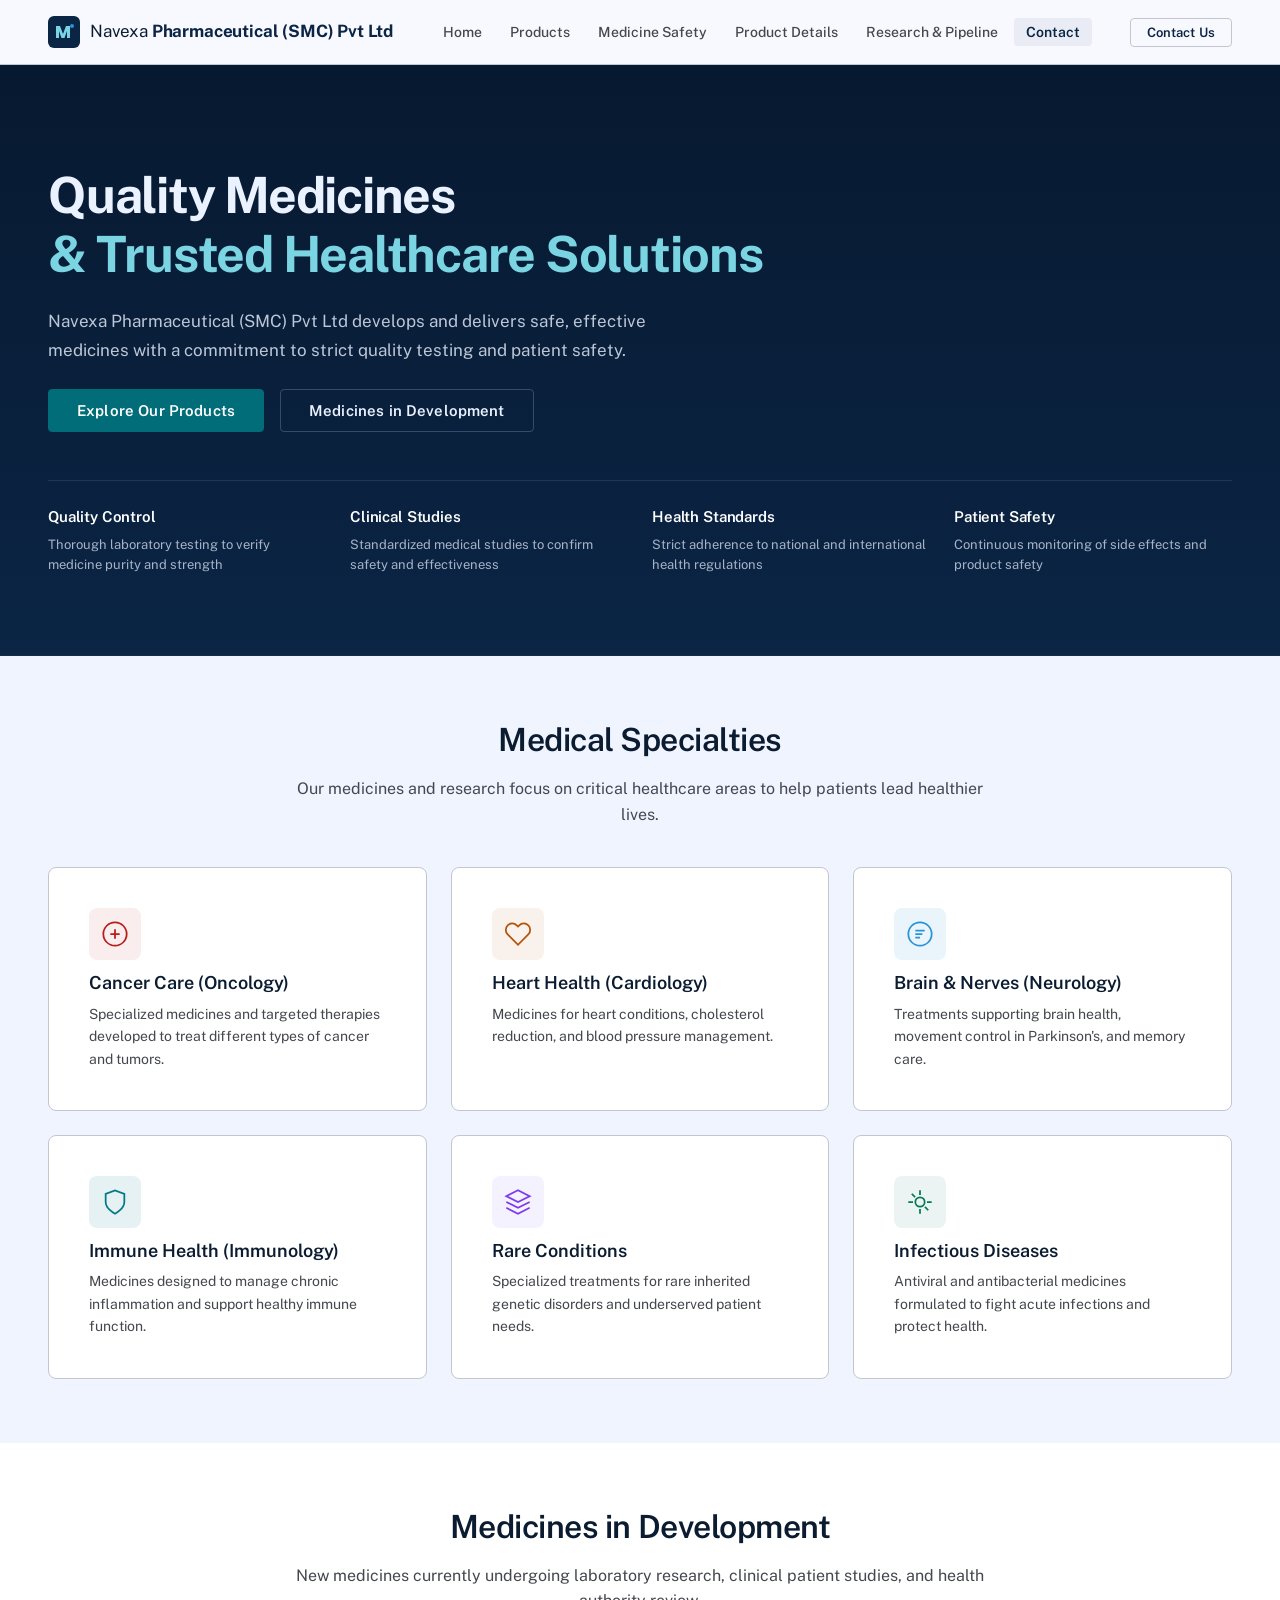
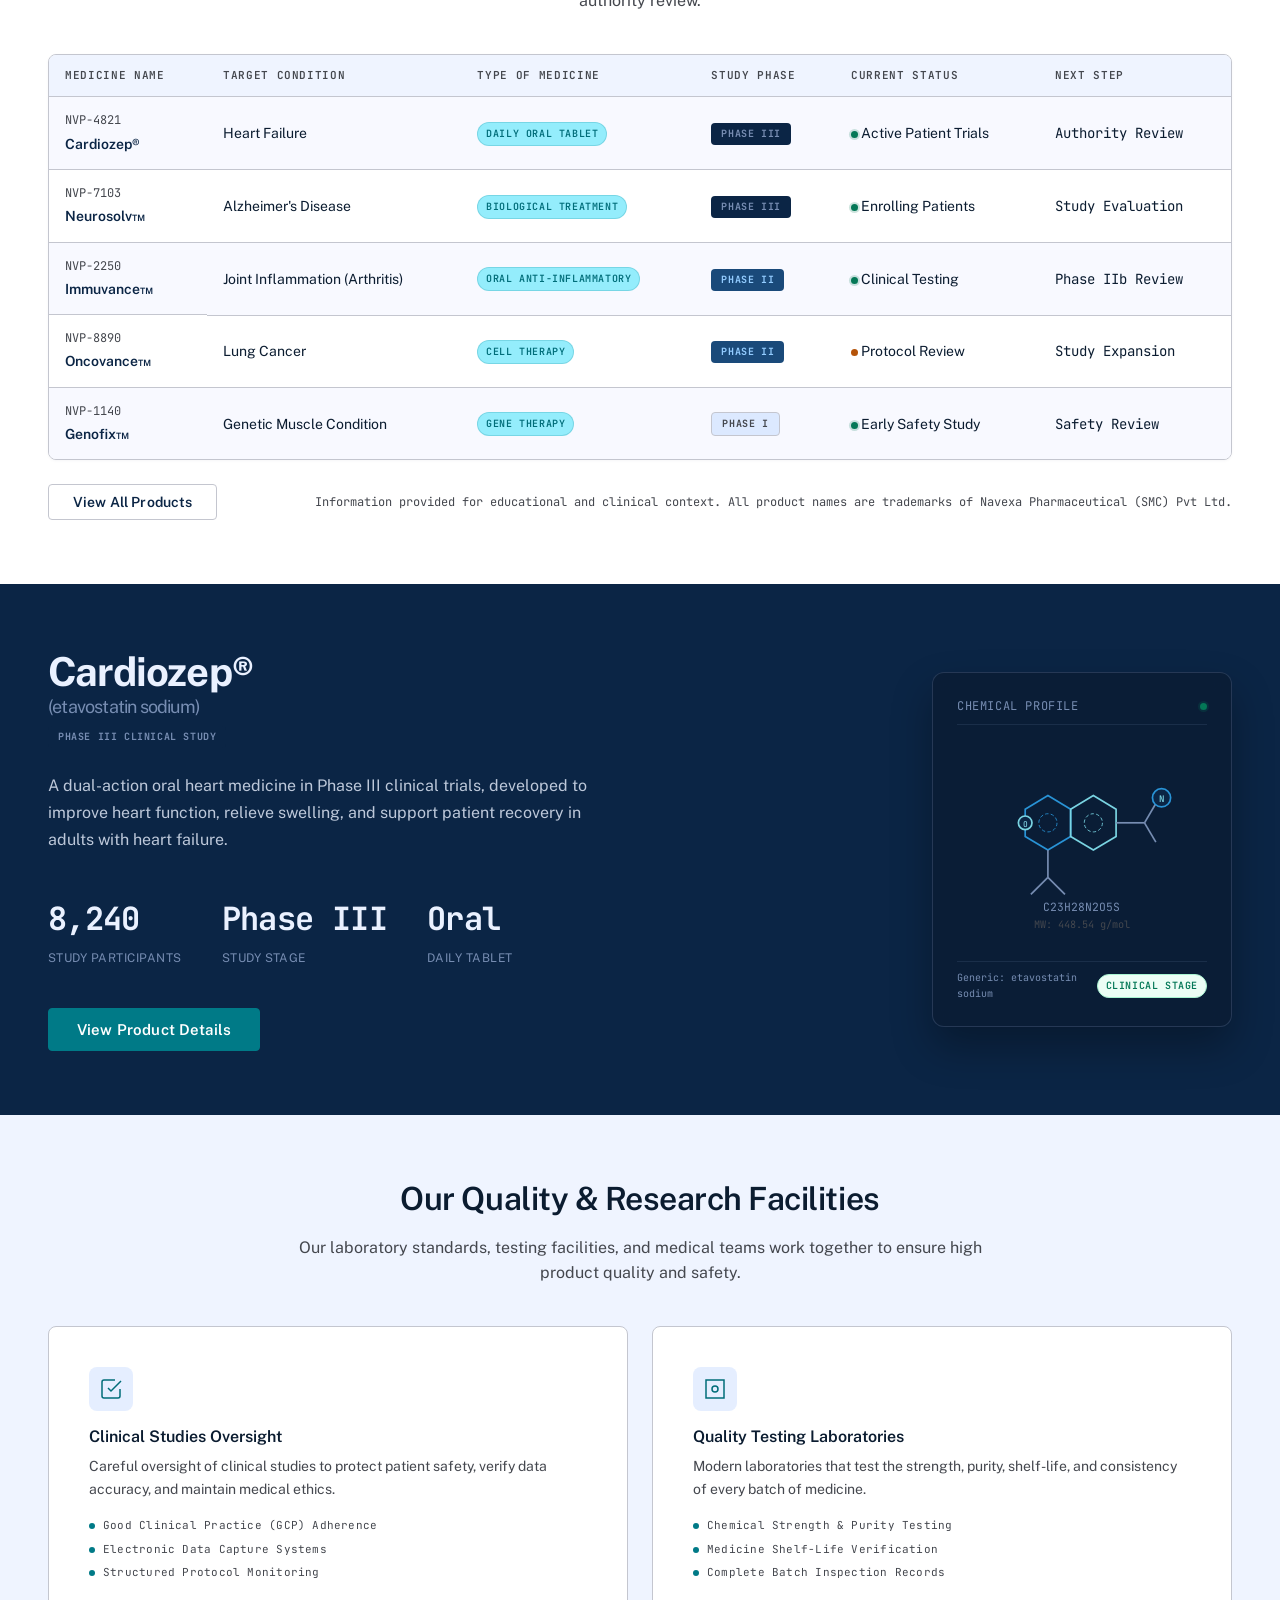
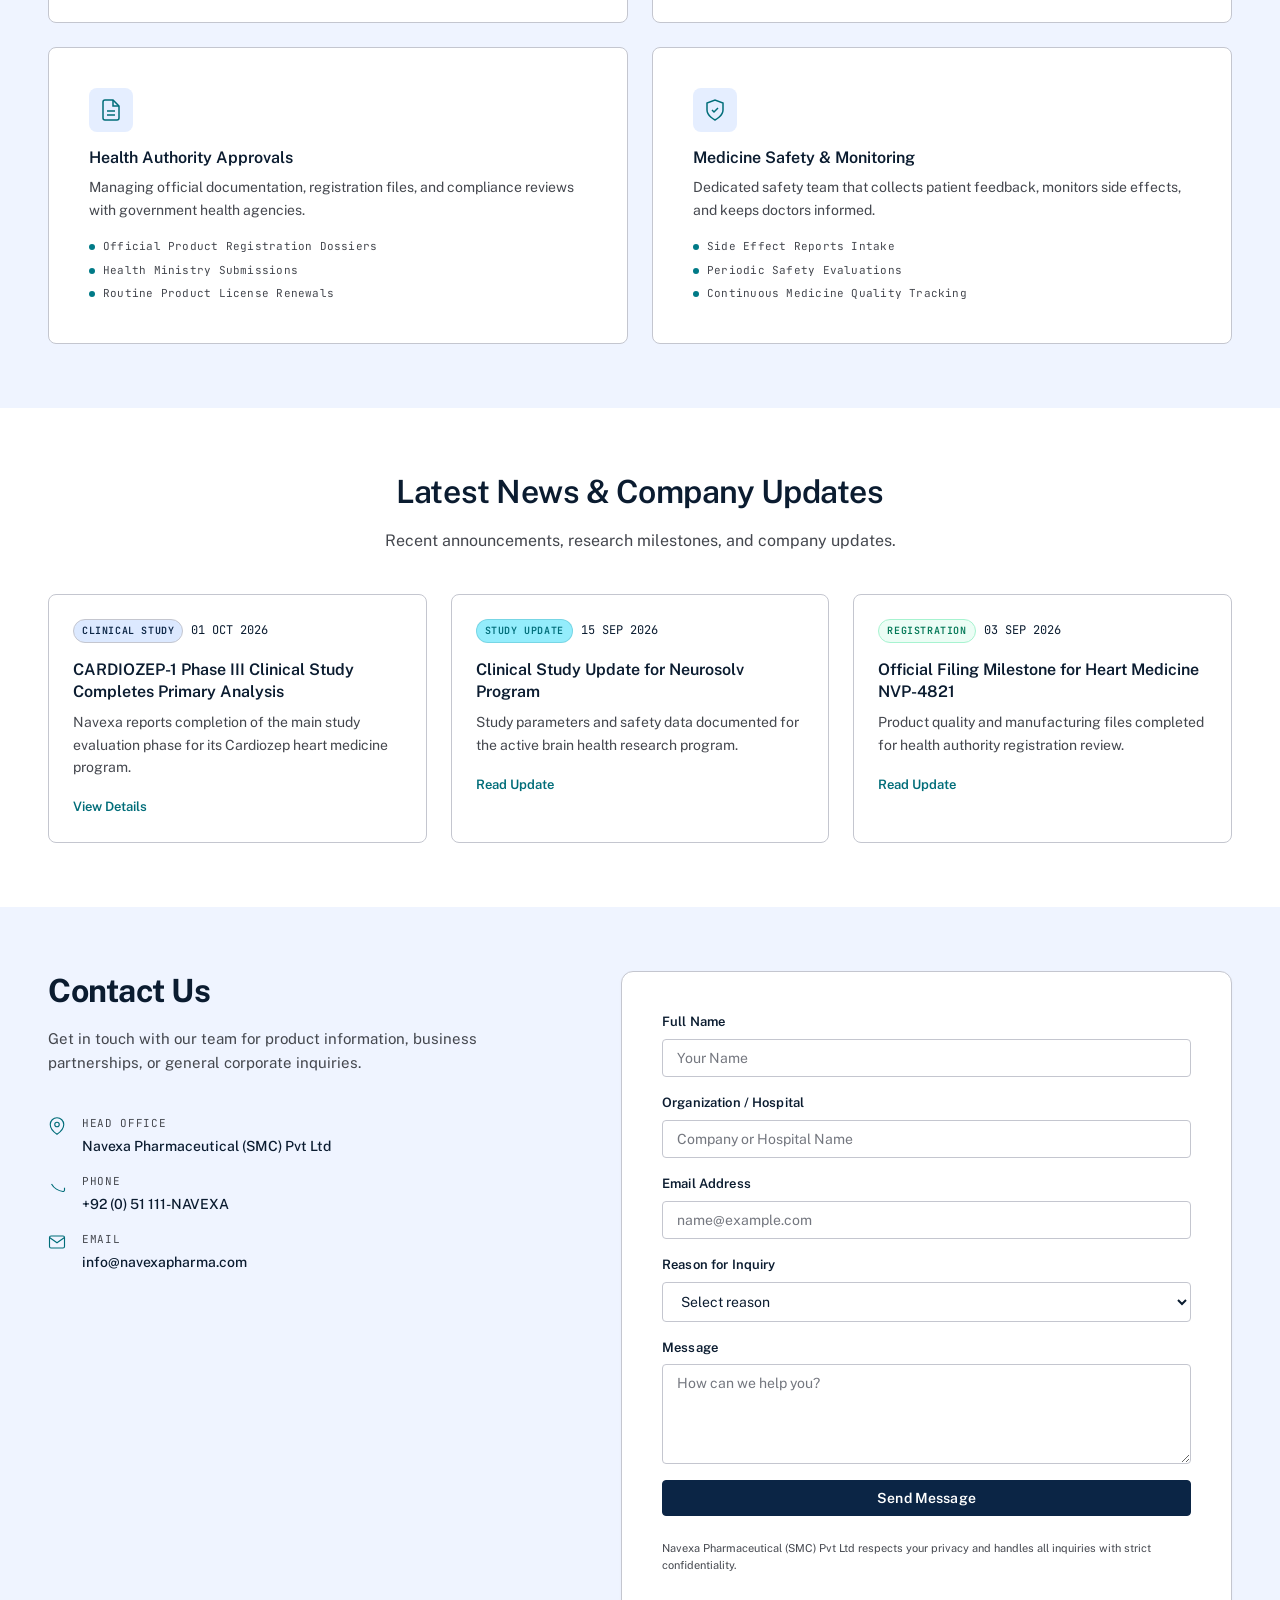
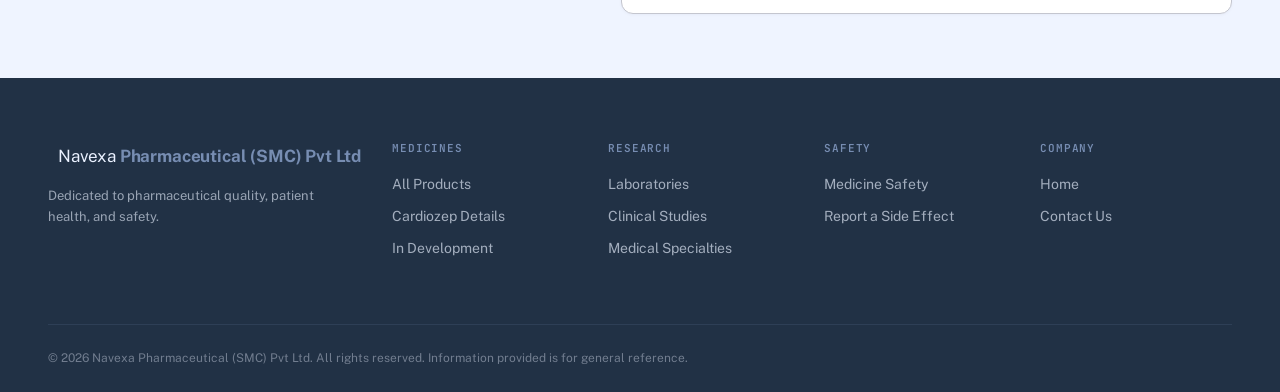
<file: index.html>
<!DOCTYPE html>
<html lang="en">
<head>
  <meta charset="UTF-8" />
  <meta name="viewport" content="width=device-width, initial-scale=1.0" />
  <title>Navexa Pharmaceutical (SMC) Pvt Ltd — Quality Medicines &amp; Healthcare</title>
  <meta name="description" content="Navexa Pharmaceutical (SMC) Pvt Ltd develops and provides high-quality medicines with a commitment to patient safety, clinical research, and strict quality standards." />
  <link rel="preconnect" href="https://fonts.googleapis.com" />
  <link rel="preconnect" href="https://fonts.gstatic.com" crossorigin />
  <link href="https://fonts.googleapis.com/css2?family=Public+Sans:ital,wght@0,300;0,400;0,500;0,600;0,700;0,800;1,400&family=JetBrains+Mono:wght@400;500;600;700&display=swap" rel="stylesheet" />
  <link rel="stylesheet" href="css/design-system.css" />
  <link rel="stylesheet" href="css/homepage.css" />
</head>
<body>
  <!-- Premium Brand Introduction Loader -->
  <div id="brand-loader" class="brand-loader" aria-hidden="true">
    <div class="brand-loader__inner">
      <h1 class="brand-loader__title">NAVEXA</h1>
      <div class="brand-loader__line"></div>
      <p class="brand-loader__descriptor">Pharmaceutical (SMC) Pvt Ltd</p>
    </div>
  </div>

  <nav class="nav" id="main-nav">
    <div class="nav__inner container">
      <a href="index.html" class="nav__logo">
        <svg width="32" height="32" viewBox="0 0 32 32" fill="none"><rect width="32" height="32" rx="6" fill="#0B2545"/><path d="M8 10h4l3 8 3-8h4v12h-3v-7l-2.5 7h-3L11 15v7H8V10z" fill="#7AD4E2"/><circle cx="24" cy="10" r="2" fill="#2993D6"/></svg>
        <span class="nav__brand">Navexa <strong>Pharmaceutical (SMC) Pvt Ltd</strong></span>
      </a>
      <ul class="nav__links" id="nav-links">
        <li><a href="index.html" class="nav__link nav__link--active">Home</a></li>
        <li><a href="products.html" class="nav__link">Products</a></li>
        <li><a href="pharmacovigilance.html" class="nav__link">Medicine Safety</a></li>
        <li><a href="dossier.html" class="nav__link">Product Details</a></li>
        <li><a href="#pipeline" class="nav__link">Research &amp; Pipeline</a></li>
        <li><a href="#contact" class="nav__link">Contact</a></li>
      </ul>
      <div class="nav__actions">
        <a href="#contact" class="btn btn--outline btn--sm" id="nav-portal-btn">Contact Us</a>
        <button class="nav__hamburger" id="nav-hamburger" aria-label="Open menu" aria-expanded="false"><span></span><span></span><span></span></button>
      </div>
    </div>
  </nav>

  <header class="hero" id="home">
    <div class="container hero__inner">
      <h1 class="hero__headline">Quality Medicines<br/><span class="hero__headline-accent">&amp; Trusted Healthcare Solutions</span></h1>
      <p class="hero__subtext">Navexa Pharmaceutical (SMC) Pvt Ltd develops and delivers safe, effective medicines with a commitment to strict quality testing and patient safety.</p>
      <div class="hero__actions">
        <a href="products.html" class="btn btn--primary btn--lg" id="hero-products-btn">Explore Our Products</a>
        <a href="#pipeline" class="btn btn--outline btn--lg" id="hero-pipeline-btn">Medicines in Development</a>
      </div>
      <div class="hero__pillars">
        <div class="pillar-item">
          <span class="pillar-item__title">Quality Control</span>
          <span class="pillar-item__desc">Thorough laboratory testing to verify medicine purity and strength</span>
        </div>
        <div class="pillar-item">
          <span class="pillar-item__title">Clinical Studies</span>
          <span class="pillar-item__desc">Standardized medical studies to confirm safety and effectiveness</span>
        </div>
        <div class="pillar-item">
          <span class="pillar-item__title">Health Standards</span>
          <span class="pillar-item__desc">Strict adherence to national and international health regulations</span>
        </div>
        <div class="pillar-item">
          <span class="pillar-item__title">Patient Safety</span>
          <span class="pillar-item__desc">Continuous monitoring of side effects and product safety</span>
        </div>
      </div>
    </div>
  </header>

  <section class="section section--alt" id="therapeutic-areas">
    <div class="container">
      <div class="section__header">
        <h2 class="section__title">Medical Specialties</h2>
        <p class="section__subtitle">Our medicines and research focus on critical healthcare areas to help patients lead healthier lives.</p>
      </div>
      <div class="grid grid--3col">
        <a href="products.html" class="therapeutic-card" id="card-oncology">
          <div class="therapeutic-card__icon therapeutic-card__icon--oncology"><svg width="28" height="28" viewBox="0 0 24 24" fill="none" stroke="currentColor" stroke-width="1.5"><circle cx="12" cy="12" r="10"/><path d="M8 12h8M12 8v8"/></svg></div>
          <h3 class="therapeutic-card__title">Cancer Care (Oncology)</h3>
          <p class="therapeutic-card__desc">Specialized medicines and targeted therapies developed to treat different types of cancer and tumors.</p>
        </a>
        <a href="products.html" class="therapeutic-card" id="card-cardiology">
          <div class="therapeutic-card__icon therapeutic-card__icon--cardiology"><svg width="28" height="28" viewBox="0 0 24 24" fill="none" stroke="currentColor" stroke-width="1.5"><path d="M20.84 4.61a5.5 5.5 0 0 0-7.78 0L12 5.67l-1.06-1.06a5.5 5.5 0 0 0-7.78 7.78l1.06 1.06L12 21.23l7.78-7.78 1.06-1.06a5.5 5.5 0 0 0 0-7.78z"/></svg></div>
          <h3 class="therapeutic-card__title">Heart Health (Cardiology)</h3>
          <p class="therapeutic-card__desc">Medicines for heart conditions, cholesterol reduction, and blood pressure management.</p>
        </a>
        <a href="products.html" class="therapeutic-card" id="card-neurology">
          <div class="therapeutic-card__icon therapeutic-card__icon--neurology"><svg width="28" height="28" viewBox="0 0 24 24" fill="none" stroke="currentColor" stroke-width="1.5"><circle cx="12" cy="12" r="10"/><path d="M8 9h8M8 12h6M8 15h4"/></svg></div>
          <h3 class="therapeutic-card__title">Brain &amp; Nerves (Neurology)</h3>
          <p class="therapeutic-card__desc">Treatments supporting brain health, movement control in Parkinson's, and memory care.</p>
        </a>
        <a href="products.html" class="therapeutic-card" id="card-immunology">
          <div class="therapeutic-card__icon therapeutic-card__icon--immunology"><svg width="28" height="28" viewBox="0 0 24 24" fill="none" stroke="currentColor" stroke-width="1.5"><path d="M12 22s8-4 8-10V5l-8-3-8 3v7c0 6 8 10 8 10z"/></svg></div>
          <h3 class="therapeutic-card__title">Immune Health (Immunology)</h3>
          <p class="therapeutic-card__desc">Medicines designed to manage chronic inflammation and support healthy immune function.</p>
        </a>
        <a href="products.html" class="therapeutic-card" id="card-rare">
          <div class="therapeutic-card__icon therapeutic-card__icon--rare"><svg width="28" height="28" viewBox="0 0 24 24" fill="none" stroke="currentColor" stroke-width="1.5"><path d="M12 2L2 7l10 5 10-5-10-5zM2 17l10 5 10-5M2 12l10 5 10-5"/></svg></div>
          <h3 class="therapeutic-card__title">Rare Conditions</h3>
          <p class="therapeutic-card__desc">Specialized treatments for rare inherited genetic disorders and underserved patient needs.</p>
        </a>
        <a href="products.html" class="therapeutic-card" id="card-infectious">
          <div class="therapeutic-card__icon therapeutic-card__icon--infectious"><svg width="28" height="28" viewBox="0 0 24 24" fill="none" stroke="currentColor" stroke-width="1.5"><circle cx="12" cy="12" r="4"/><path d="M12 2v4M12 18v4M4.93 4.93l2.83 2.83M16.24 16.24l2.83 2.83M2 12h4M18 12h4"/></svg></div>
          <h3 class="therapeutic-card__title">Infectious Diseases</h3>
          <p class="therapeutic-card__desc">Antiviral and antibacterial medicines formulated to fight acute infections and protect health.</p>
        </a>
      </div>
    </div>
  </section>

  <section class="section" id="pipeline">
    <div class="container">
      <div class="section__header">
        <h2 class="section__title">Medicines in Development</h2>
        <p class="section__subtitle">New medicines currently undergoing laboratory research, clinical patient studies, and health authority review.</p>
      </div>
      <div class="pipeline-table-wrapper">
        <table class="pipeline-table" id="pipeline-table">
          <thead><tr><th>Medicine Name</th><th>Target Condition</th><th>Type of Medicine</th><th>Study Phase</th><th>Current Status</th><th>Next Step</th></tr></thead>
          <tbody>
            <tr>
              <td class="pipeline-table__program"><span class="program-code">NVP-4821</span><span class="program-name">Cardiozep&#174;</span></td>
              <td>Heart Failure</td>
              <td><span class="badge badge--modality">Daily Oral Tablet</span></td>
              <td><span class="phase-badge phase-badge--iii">PHASE III</span></td>
              <td><span class="status-dot status-dot--active"></span> Active Patient Trials</td>
              <td class="font-mono">Authority Review</td>
            </tr>
            <tr>
              <td class="pipeline-table__program"><span class="program-code">NVP-7103</span><span class="program-name">Neurosolv&#8482;</span></td>
              <td>Alzheimer's Disease</td>
              <td><span class="badge badge--modality">Biological Treatment</span></td>
              <td><span class="phase-badge phase-badge--iii">PHASE III</span></td>
              <td><span class="status-dot status-dot--active"></span> Enrolling Patients</td>
              <td class="font-mono">Study Evaluation</td>
            </tr>
            <tr>
              <td class="pipeline-table__program"><span class="program-code">NVP-2250</span><span class="program-name">Immuvance&#8482;</span></td>
              <td>Joint Inflammation (Arthritis)</td>
              <td><span class="badge badge--modality">Oral Anti-Inflammatory</span></td>
              <td><span class="phase-badge phase-badge--ii">PHASE II</span></td>
              <td><span class="status-dot status-dot--active"></span> Clinical Testing</td>
              <td class="font-mono">Phase IIb Review</td>
            </tr>
            <tr>
              <td class="pipeline-table__program"><span class="program-code">NVP-8890</span><span class="program-name">Oncovance&#8482;</span></td>
              <td>Lung Cancer</td>
              <td><span class="badge badge--modality">Cell Therapy</span></td>
              <td><span class="phase-badge phase-badge--ii">PHASE II</span></td>
              <td><span class="status-dot status-dot--pending"></span> Protocol Review</td>
              <td class="font-mono">Study Expansion</td>
            </tr>
            <tr>
              <td class="pipeline-table__program"><span class="program-code">NVP-1140</span><span class="program-name">Genofix&#8482;</span></td>
              <td>Genetic Muscle Condition</td>
              <td><span class="badge badge--modality">Gene Therapy</span></td>
              <td><span class="phase-badge phase-badge--i">PHASE I</span></td>
              <td><span class="status-dot status-dot--active"></span> Early Safety Study</td>
              <td class="font-mono">Safety Review</td>
            </tr>
          </tbody>
        </table>
      </div>
      <div class="pipeline-table-footer">
        <a href="products.html" class="btn btn--outline" id="view-full-pipeline-btn">View All Products</a>
        <p class="pipeline-disclaimer">Information provided for educational and clinical context. All product names are trademarks of Navexa Pharmaceutical (SMC) Pvt Ltd.</p>
      </div>
    </div>
  </section>

  <section class="section section--navy" id="featured-drug">
    <div class="container">
      <div class="featured-drug__inner">
        <div class="featured-drug__content">
          <h2 class="featured-drug__title">Cardiozep&#174; <span class="featured-drug__inn">(etavostatin sodium)</span></h2>
          <p class="featured-drug__phase">
            <span class="phase-badge phase-badge--iii">PHASE III CLINICAL STUDY</span>
          </p>
          <p class="featured-drug__desc">A dual-action oral heart medicine in Phase III clinical trials, developed to improve heart function, relieve swelling, and support patient recovery in adults with heart failure.</p>
          <div class="trial-metrics">
            <div class="trial-metric"><span class="trial-metric__value">8,240</span><span class="trial-metric__label">Study Participants</span></div>
            <div class="trial-metric"><span class="trial-metric__value">Phase III</span><span class="trial-metric__label">Study Stage</span></div>
            <div class="trial-metric"><span class="trial-metric__value">Oral</span><span class="trial-metric__label">Daily Tablet</span></div>
          </div>
          <a href="dossier.html" class="btn btn--teal btn--lg" id="view-dossier-btn">View Product Details</a>
        </div>
        <div class="featured-drug__visual" aria-hidden="true">
          <div class="molecule-card">
            <div class="molecule-card__header">
              <span class="font-mono text-xs">CHEMICAL PROFILE</span>
              <span class="status-dot status-dot--active"></span>
            </div>
            <div class="molecule-card__structure">
              <svg viewBox="0 0 220 180" fill="none" xmlns="http://www.w3.org/2000/svg" class="molecule-svg">
                <polygon points="60,60 80,48 100,60 100,84 80,96 60,84" stroke="#2993D6" stroke-width="1.5" fill="none"/>
                <polygon points="100,60 120,48 140,60 140,84 120,96 100,84" stroke="#7AD4E2" stroke-width="1.5" fill="none"/>
                <line x1="140" y1="72" x2="165" y2="72" stroke="#778DB2" stroke-width="1.5"/>
                <line x1="165" y1="72" x2="175" y2="55" stroke="#778DB2" stroke-width="1.5"/>
                <line x1="165" y1="72" x2="175" y2="89" stroke="#778DB2" stroke-width="1.5"/>
                <circle cx="180" cy="50" r="8" fill="#0B2545" stroke="#2993D6" stroke-width="1.5"/>
                <text x="180" y="54" text-anchor="middle" fill="#7AD4E2" font-size="8" font-family="JetBrains Mono" font-weight="600">N</text>
                <circle cx="60" cy="72" r="6" fill="#0B2545" stroke="#7AD4E2" stroke-width="1.5"/>
                <text x="60" y="76" text-anchor="middle" fill="#94EDFC" font-size="7" font-family="JetBrains Mono">O</text>
                <line x1="80" y1="96" x2="80" y2="120" stroke="#778DB2" stroke-width="1.5"/>
                <line x1="80" y1="120" x2="65" y2="135" stroke="#778DB2" stroke-width="1.5"/>
                <line x1="80" y1="120" x2="95" y2="135" stroke="#778DB2" stroke-width="1.5"/>
                <text x="110" y="150" text-anchor="middle" fill="#778DB2" font-size="10" font-family="JetBrains Mono">C23H28N2O5S</text>
                <text x="110" y="165" text-anchor="middle" fill="#44474E" font-size="9" font-family="JetBrains Mono">MW: 448.54 g/mol</text>
                <circle cx="80" cy="72" r="8" stroke="#2993D6" stroke-width="0.75" stroke-dasharray="3 2" fill="none"/>
                <circle cx="120" cy="72" r="8" stroke="#7AD4E2" stroke-width="0.75" stroke-dasharray="3 2" fill="none"/>
              </svg>
            </div>
            <div class="molecule-card__footer">
              <span class="font-mono text-xxs">Generic: etavostatin sodium</span>
              <span class="badge badge--verified">CLINICAL STAGE</span>
            </div>
          </div>
        </div>
      </div>
    </div>
  </section>

  <section class="section section--alt" id="science">
    <div class="container">
      <div class="section__header">
        <h2 class="section__title">Our Quality &amp; Research Facilities</h2>
        <p class="section__subtitle">Our laboratory standards, testing facilities, and medical teams work together to ensure high product quality and safety.</p>
      </div>
      <div class="grid grid--2col">
        <div class="info-card" id="info-gcp">
          <div class="info-card__icon"><svg width="24" height="24" viewBox="0 0 24 24" fill="none" stroke="currentColor" stroke-width="1.5"><path d="M9 11l3 3L22 4"/><path d="M21 12v7a2 2 0 0 1-2 2H5a2 2 0 0 1-2-2V5a2 2 0 0 1 2-2h11"/></svg></div>
          <h3 class="info-card__title">Clinical Studies Oversight</h3>
          <p class="info-card__desc">Careful oversight of clinical studies to protect patient safety, verify data accuracy, and maintain medical ethics.</p>
          <ul class="compliance-list"><li><span class="compliance-dot"></span> Good Clinical Practice (GCP) Adherence</li><li><span class="compliance-dot"></span> Electronic Data Capture Systems</li><li><span class="compliance-dot"></span> Structured Protocol Monitoring</li></ul>
        </div>
        <div class="info-card" id="info-bio">
          <div class="info-card__icon"><svg width="24" height="24" viewBox="0 0 24 24" fill="none" stroke="currentColor" stroke-width="1.5"><path d="M3 3h18v18H3z"/><circle cx="12" cy="12" r="3"/></svg></div>
          <h3 class="info-card__title">Quality Testing Laboratories</h3>
          <p class="info-card__desc">Modern laboratories that test the strength, purity, shelf-life, and consistency of every batch of medicine.</p>
          <ul class="compliance-list"><li><span class="compliance-dot"></span> Chemical Strength &amp; Purity Testing</li><li><span class="compliance-dot"></span> Medicine Shelf-Life Verification</li><li><span class="compliance-dot"></span> Complete Batch Inspection Records</li></ul>
        </div>
        <div class="info-card" id="info-reg">
          <div class="info-card__icon"><svg width="24" height="24" viewBox="0 0 24 24" fill="none" stroke="currentColor" stroke-width="1.5"><path d="M14 2H6a2 2 0 0 0-2 2v16a2 2 0 0 0 2 2h12a2 2 0 0 0 2-2V8z"/><polyline points="14 2 14 8 20 8"/><line x1="16" y1="13" x2="8" y2="13"/><line x1="16" y1="17" x2="8" y2="17"/></svg></div>
          <h3 class="info-card__title">Health Authority Approvals</h3>
          <p class="info-card__desc">Managing official documentation, registration files, and compliance reviews with government health agencies.</p>
          <ul class="compliance-list"><li><span class="compliance-dot"></span> Official Product Registration Dossiers</li><li><span class="compliance-dot"></span> Health Ministry Submissions</li><li><span class="compliance-dot"></span> Routine Product License Renewals</li></ul>
        </div>
        <div class="info-card" id="info-pv">
          <div class="info-card__icon"><svg width="24" height="24" viewBox="0 0 24 24" fill="none" stroke="currentColor" stroke-width="1.5"><path d="M12 22s8-4 8-10V5l-8-3-8 3v7c0 6 8 10 8 10z"/><path d="M9 12l2 2 4-4"/></svg></div>
          <h3 class="info-card__title">Medicine Safety &amp; Monitoring</h3>
          <p class="info-card__desc">Dedicated safety team that collects patient feedback, monitors side effects, and keeps doctors informed.</p>
          <ul class="compliance-list"><li><span class="compliance-dot"></span> Side Effect Reports Intake</li><li><span class="compliance-dot"></span> Periodic Safety Evaluations</li><li><span class="compliance-dot"></span> Continuous Medicine Quality Tracking</li></ul>
        </div>
      </div>
    </div>
  </section>

  <section class="section" id="news">
    <div class="container">
      <div class="section__header">
        <h2 class="section__title">Latest News &amp; Company Updates</h2>
        <p class="section__subtitle">Recent announcements, research milestones, and company updates.</p>
      </div>
      <div class="grid grid--3col">
        <article class="news-card" id="news-1">
          <div class="news-card__meta"><span class="badge badge--phase">CLINICAL STUDY</span><time class="font-mono text-xs" datetime="2026-10-01">01 OCT 2026</time></div>
          <h3 class="news-card__title">CARDIOZEP-1 Phase III Clinical Study Completes Primary Analysis</h3>
          <p class="news-card__excerpt">Navexa reports completion of the main study evaluation phase for its Cardiozep heart medicine program.</p>
          <a href="dossier.html" class="news-card__link">View Details</a>
        </article>
        <article class="news-card" id="news-2">
          <div class="news-card__meta"><span class="badge badge--modality">STUDY UPDATE</span><time class="font-mono text-xs" datetime="2026-09-15">15 SEP 2026</time></div>
          <h3 class="news-card__title">Clinical Study Update for Neurosolv Program</h3>
          <p class="news-card__excerpt">Study parameters and safety data documented for the active brain health research program.</p>
          <a href="products.html" class="news-card__link">Read Update</a>
        </article>
        <article class="news-card" id="news-3">
          <div class="news-card__meta"><span class="badge badge--verified">REGISTRATION</span><time class="font-mono text-xs" datetime="2026-09-03">03 SEP 2026</time></div>
          <h3 class="news-card__title">Official Filing Milestone for Heart Medicine NVP-4821</h3>
          <p class="news-card__excerpt">Product quality and manufacturing files completed for health authority registration review.</p>
          <a href="products.html" class="news-card__link">Read Update</a>
        </article>
      </div>
    </div>
  </section>

  <section class="section section--alt" id="contact">
    <div class="container">
      <div class="contact-grid">
        <div class="contact-info">
          <h2 class="contact-info__title">Contact Us</h2>
          <p class="contact-info__desc">Get in touch with our team for product information, business partnerships, or general corporate inquiries.</p>
          <div class="contact-channels">
            <div class="contact-channel"><svg width="18" height="18" viewBox="0 0 24 24" fill="none" stroke="currentColor" stroke-width="1.5"><path d="M21 10c0 7-9 13-9 13s-9-6-9-13a9 9 0 0 1 18 0z"/><circle cx="12" cy="10" r="3"/></svg><div><span class="contact-channel__label">Head Office</span><span class="contact-channel__value">Navexa Pharmaceutical (SMC) Pvt Ltd</span></div></div>
            <div class="contact-channel"><svg width="18" height="18" viewBox="0 0 24 24" fill="none" stroke="currentColor" stroke-width="1.5"><path d="M22 16.92v3a2 2 0 0 1-2.18 2 19.79 19.79 0 0 1-8.63-3.07A19.5 19.5 0 0 1 4.69 12"/></svg><div><span class="contact-channel__label">Phone</span><span class="contact-channel__value">+92 (0) 51 111-NAVEXA</span></div></div>
            <div class="contact-channel"><svg width="18" height="18" viewBox="0 0 24 24" fill="none" stroke="currentColor" stroke-width="1.5"><path d="M4 4h16c1.1 0 2 .9 2 2v12c0 1.1-.9 2-2 2H4c-1.1 0-2-.9-2-2V6c0-1.1.9-2 2-2z"/><polyline points="22,6 12,13 2,6"/></svg><div><span class="contact-channel__label">Email</span><span class="contact-channel__value">info@navexapharma.com</span></div></div>
          </div>
        </div>
        <form class="contact-form" id="contact-form" novalidate>
          <div class="form-group"><label class="form-label" for="contact-name">Full Name</label><input class="form-input" type="text" id="contact-name" name="name" placeholder="Your Name" required /></div>
          <div class="form-group"><label class="form-label" for="contact-org">Organization / Hospital</label><input class="form-input" type="text" id="contact-org" name="organisation" placeholder="Company or Hospital Name" /></div>
          <div class="form-group"><label class="form-label" for="contact-email">Email Address</label><input class="form-input" type="email" id="contact-email" name="email" placeholder="name@example.com" required /></div>
          <div class="form-group"><label class="form-label" for="contact-dept">Reason for Inquiry</label><select class="form-input form-select" id="contact-dept" name="inquiry_type"><option value="">Select reason</option><option value="medical">Medicine &amp; Product Information</option><option value="regulatory">Regulatory &amp; Approvals</option><option value="business">Business &amp; Distribution</option><option value="pv">Report a Side Effect</option></select></div>
          <div class="form-group"><label class="form-label" for="contact-message">Message</label><textarea class="form-input form-textarea" id="contact-message" name="message" rows="4" placeholder="How can we help you?"></textarea></div>
          <button type="submit" class="btn btn--primary btn--full" id="contact-submit-btn">Send Message</button>
          <p class="form-disclaimer">Navexa Pharmaceutical (SMC) Pvt Ltd respects your privacy and handles all inquiries with strict confidentiality.</p>
        </form>
      </div>
    </div>
  </section>

  <footer class="footer" id="site-footer">
    <div class="container">
      <div class="footer__top">
        <div class="footer__brand">
          <div class="nav__logo"><svg width="28" height="28" viewBox="0 0 32 32" fill="none"><rect width="32" height="32" rx="6" fill="#0B2545"/><path d="M8 10h4l3 8 3-8h4v12h-3v-7l-2.5 7h-3L11 15v7H8V10z" fill="#7AD4E2"/><circle cx="24" cy="10" r="2" fill="#2993D6"/></svg><span class="nav__brand footer__brand-text">Navexa <strong>Pharmaceutical (SMC) Pvt Ltd</strong></span></div>
          <p class="footer__tagline">Dedicated to pharmaceutical quality, patient health, and safety.</p>
        </div>
        <div class="footer__nav-cols">
          <div class="footer__col"><h4 class="footer__col-title">Medicines</h4><ul class="footer__links"><li><a href="products.html">All Products</a></li><li><a href="dossier.html">Cardiozep Details</a></li><li><a href="#pipeline">In Development</a></li></ul></div>
          <div class="footer__col"><h4 class="footer__col-title">Research</h4><ul class="footer__links"><li><a href="#science">Laboratories</a></li><li><a href="#pipeline">Clinical Studies</a></li><li><a href="#therapeutic-areas">Medical Specialties</a></li></ul></div>
          <div class="footer__col"><h4 class="footer__col-title">Safety</h4><ul class="footer__links"><li><a href="pharmacovigilance.html">Medicine Safety</a></li><li><a href="pharmacovigilance.html">Report a Side Effect</a></li></ul></div>
          <div class="footer__col"><h4 class="footer__col-title">Company</h4><ul class="footer__links"><li><a href="index.html">Home</a></li><li><a href="#contact">Contact Us</a></li></ul></div>
        </div>
      </div>
      <div class="footer__bottom">
        <p class="footer__legal">&copy; 2026 Navexa Pharmaceutical (SMC) Pvt Ltd. All rights reserved. Information provided is for general reference.</p>
      </div>
    </div>
  </footer>
  <script src="js/main.js"></script>
</body>
</html>
</file>
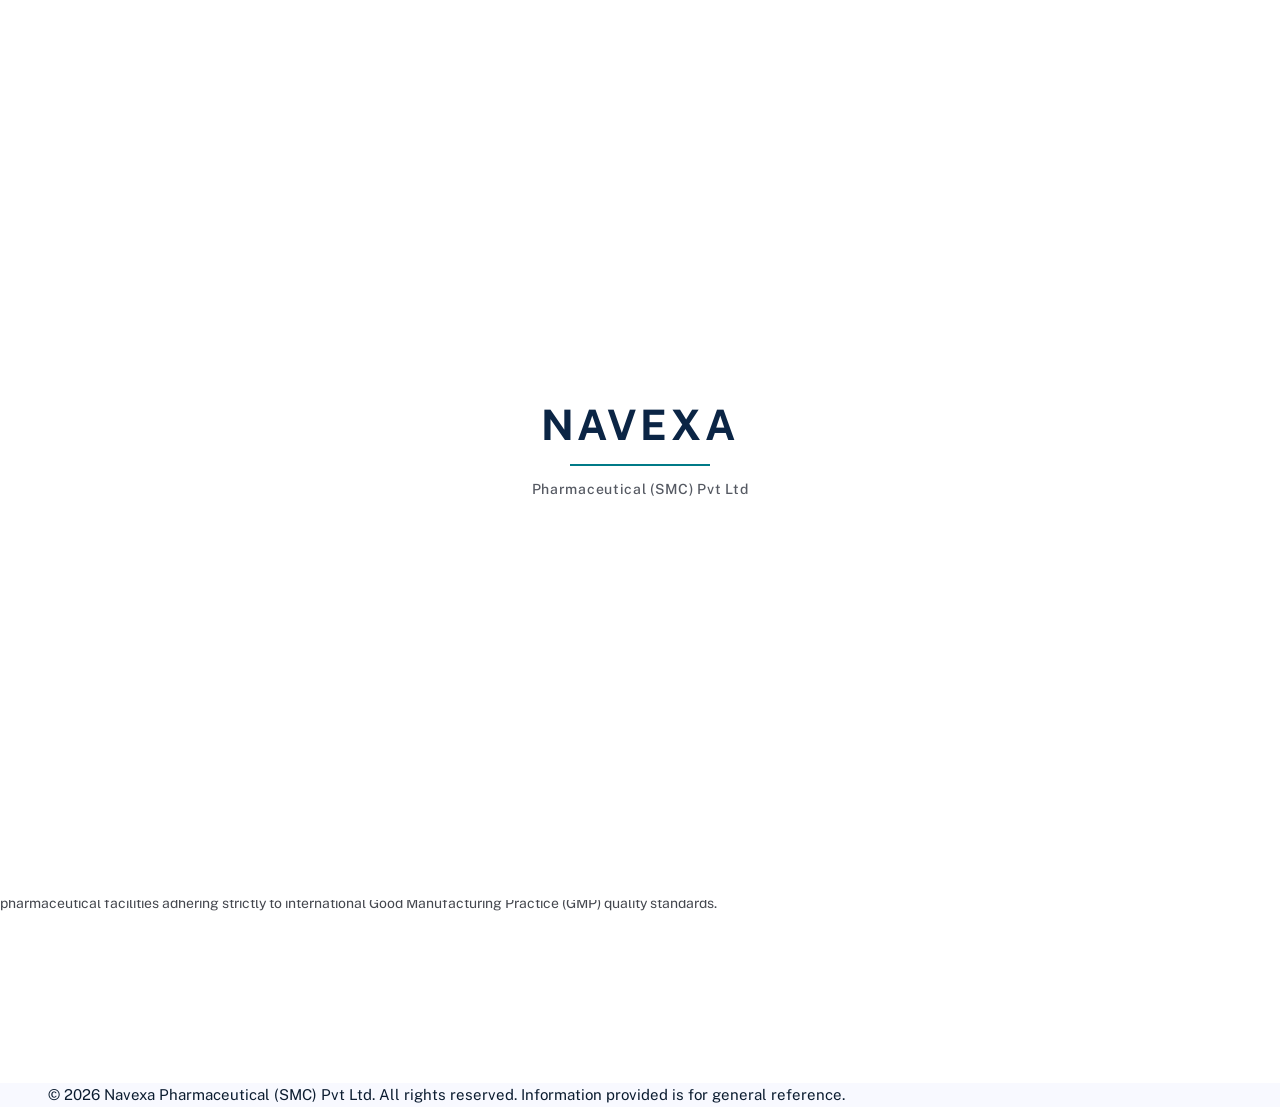
<file: dossier.html>
<!DOCTYPE html>
<html lang="en">
<head>
  <meta charset="UTF-8" />
  <meta name="viewport" content="width=device-width, initial-scale=1.0" />
  <title>Navexa Pharmaceutical (SMC) Pvt Ltd — Product Details | Cardiozep®</title>
  <meta name="description" content="Clinical product information and study details for Cardiozep (etavostatin sodium) by Navexa Pharmaceutical (SMC) Pvt Ltd." />
  <link rel="preconnect" href="https://fonts.googleapis.com" />
  <link href="https://fonts.googleapis.com/css2?family=Public+Sans:wght@300;400;500;600;700;800&family=JetBrains+Mono:wght@400;500;600;700&display=swap" rel="stylesheet" />
  <link rel="stylesheet" href="css/design-system.css" />
  <style>
    .dossier-hero { padding: 90px 0 70px; background: linear-gradient(180deg, #071930 0%, #0B2545 100%); color: white; border-bottom: 1px solid rgba(119,141,178,0.15); }
    .dossier-hero__title { font-size: clamp(32px, 5vw, 48px); margin-bottom: var(--space-xs); color: #ffffff; font-weight: 700; }
    .content-grid { display: grid; grid-template-columns: 2fr 1fr; gap: var(--space-2xl); padding: var(--space-2xl) 0; }
    @media (max-width: 800px) { .content-grid { grid-template-columns: 1fr; } }
    .section-block { margin-bottom: var(--space-xl); }
    .section-block h3 { font-size: 18px; font-weight: 600; color: var(--color-on-background); margin-bottom: 8px; }
    .section-block p { font-size: 14px; line-height: 1.65; color: var(--color-on-surface-variant); }

    @media (max-width: 768px) {
      .dossier-hero { padding: 60px 0 45px; }
      .dossier-hero__title { font-size: 28px; }
      .content-grid { padding: var(--space-xl) 0; gap: var(--space-xl); }
    }
    @media (max-width: 480px) {
      .dossier-hero { padding: 50px 0 40px; }
      .dossier-hero__title { font-size: 24px; }
    }
  </style>
</head>
<body>
  <!-- Premium Brand Introduction Loader -->
  <div id="brand-loader" class="brand-loader" aria-hidden="true">
    <div class="brand-loader__inner">
      <h1 class="brand-loader__title">NAVEXA</h1>
      <div class="brand-loader__line"></div>
      <p class="brand-loader__descriptor">Pharmaceutical (SMC) Pvt Ltd</p>
    </div>
  </div>

  <nav class="nav" id="main-nav">
    <div class="nav__inner container">
      <a href="index.html" class="nav__logo">
        <svg width="32" height="32" viewBox="0 0 32 32" fill="none"><rect width="32" height="32" rx="6" fill="#0B2545"/><path d="M8 10h4l3 8 3-8h4v12h-3v-7l-2.5 7h-3L11 15v7H8V10z" fill="#7AD4E2"/><circle cx="24" cy="10" r="2" fill="#2993D6"/></svg>
        <span class="nav__brand">Navexa <strong>Pharmaceutical (SMC) Pvt Ltd</strong></span>
      </a>
      <ul class="nav__links" id="nav-links">
        <li><a href="index.html" class="nav__link">Home</a></li>
        <li><a href="products.html" class="nav__link">Products</a></li>
        <li><a href="pharmacovigilance.html" class="nav__link">Medicine Safety</a></li>
        <li><a href="dossier.html" class="nav__link nav__link--active">Product Details</a></li>
        <li><a href="index.html#pipeline" class="nav__link">Research &amp; Pipeline</a></li>
        <li><a href="index.html#contact" class="nav__link">Contact</a></li>
      </ul>
      <div class="nav__actions">
        <a href="index.html#contact" class="btn btn--outline btn--sm">Contact Us</a>
        <button class="nav__hamburger" id="nav-hamburger" aria-label="Open menu" aria-expanded="false"><span></span><span></span><span></span></button>
      </div>
    </div>
  </nav>

  <header class="dossier-hero">
    <div class="container">
      <span class="phase-badge phase-badge--iii" style="display: inline-block; margin-bottom: 12px;">CLINICAL STUDY STAGE</span>
      <h1 class="dossier-hero__title">Cardiozep®</h1>
      <p style="color: #7AD4E2; font-size: 1.15rem; font-family: var(--font-mono);">Generic Name: etavostatin sodium (Code: NVP-4821)</p>
    </div>
  </header>

  <main class="section">
    <div class="container content-grid">
      <div>
        <div class="section-block">
          <h2>Medicine Summary</h2>
          <p class="section__subtitle" style="margin-top: 6px;">
            A specialized daily oral heart medicine in Phase III patient studies, developed for adult patients living with heart failure.
          </p>
        </div>

        <div class="section-block">
          <h3>How Does it Work?</h3>
          <p>
            Cardiozep® combines two beneficial mechanisms: it helps the kidneys gently remove excess salt and fluid to reduce fluid build-up, while simultaneously relaxing blood vessels. This dual action helps relieve strain on the heart muscle so it can pump blood more easily throughout the body.
          </p>
        </div>

        <div class="section-block">
          <h3>Clinical Patient Studies</h3>
          <p>
            The medicine is currently being tested in international Phase III clinical trials involving over 8,200 adult patients. The goal of the study is to evaluate symptom improvements, reduced hospital visits, and overall quality of life.
          </p>
        </div>

        <div class="section-block">
          <h3>Manufacturing &amp; Packaging</h3>
          <p>
            Cardiozep® is formulated as a convenient, film-coated oral tablet taken once daily. Manufactured in clean, modern pharmaceutical facilities adhering strictly to international Good Manufacturing Practice (GMP) quality standards.
          </p>
        </div>
      </div>

      <div>
        <div class="info-card" style="background: var(--color-surface-container-lowest); border: 1px solid var(--color-outline-variant); border-radius: var(--radius-lg); padding: var(--space-xl);">
          <h3 class="info-card__title">Quick Facts</h3>
          <ul class="compliance-list" style="margin-top: 12px; margin-bottom: 20px;">
            <li><strong>Development Phase:</strong> Phase III (Patient Trials)</li>
            <li><strong>Target Condition:</strong> Heart Failure</li>
            <li><strong>How Taken:</strong> Once Daily Oral Tablet</li>
            <li><strong>Chemical Formula:</strong> C23H28N2O5S</li>
            <li><strong>Molecular Weight:</strong> 448.54 g/mol</li>
          </ul>
          <a href="index.html#contact" class="btn btn--primary btn--full">Ask Our Medical Team</a>
        </div>
      </div>
    </div>
  </main>

  <footer class="footer" id="site-footer">
    <div class="container">
      <div class="footer__bottom">
        <p class="footer__legal">&copy; 2026 Navexa Pharmaceutical (SMC) Pvt Ltd. All rights reserved. Information provided is for general reference.</p>
      </div>
    </div>
  </footer>
  <script src="js/main.js"></script>
</body>
</html>
</file>
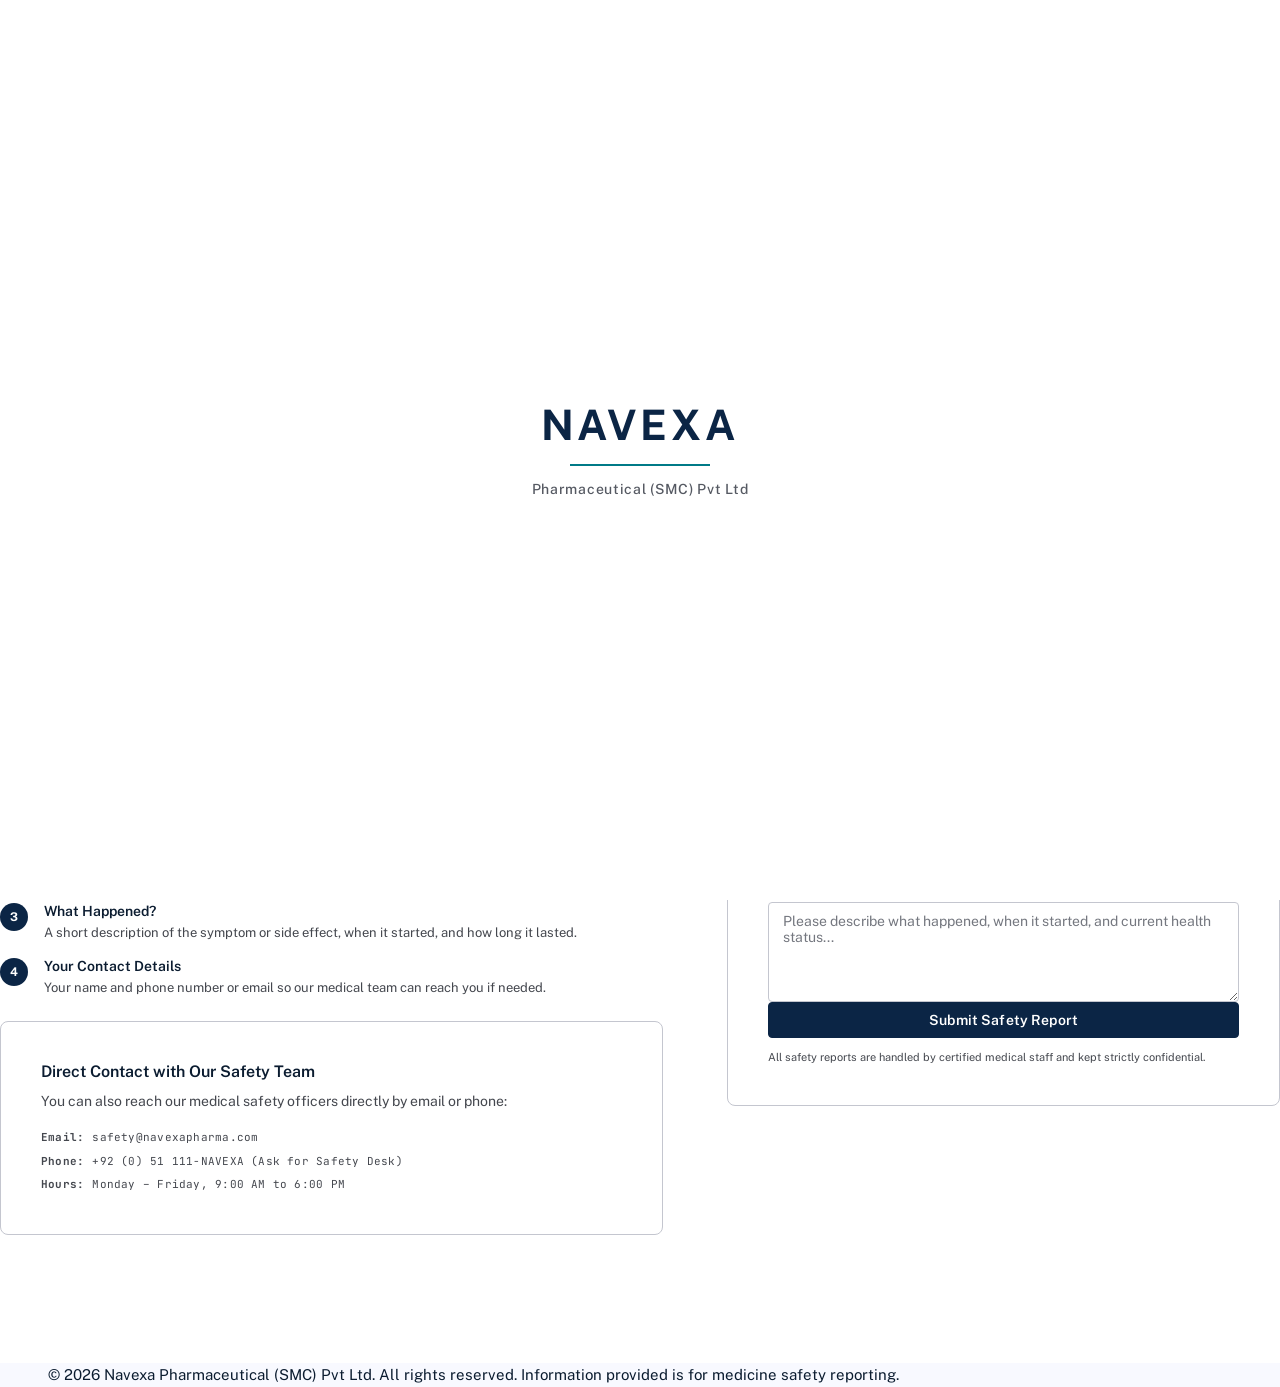
<file: pharmacovigilance.html>
<!DOCTYPE html>
<html lang="en">
<head>
  <meta charset="UTF-8" />
  <meta name="viewport" content="width=device-width, initial-scale=1.0" />
  <title>Navexa Pharmaceutical (SMC) Pvt Ltd — Medicine Safety &amp; Side Effect Reporting</title>
  <meta name="description" content="Report a medicine side effect, product defect, or safety question to Navexa Pharmaceutical (SMC) Pvt Ltd." />
  <link rel="preconnect" href="https://fonts.googleapis.com" />
  <link href="https://fonts.googleapis.com/css2?family=Public+Sans:wght@300;400;500;600;700;800&family=JetBrains+Mono:wght@400;500;600;700&display=swap" rel="stylesheet" />
  <link rel="stylesheet" href="css/design-system.css" />
  <style>
    .pv-header { padding: 90px 0 70px; background: linear-gradient(180deg, #071930 0%, #0B2545 100%); border-bottom: 1px solid rgba(119,141,178,0.15); color: #ffffff; }
    .pv-header__title { font-size: clamp(28px, 4vw, 44px); margin-bottom: var(--space-sm); font-weight: 700; color: #ffffff; }
    .pv-header__desc { font-size: 16px; color: rgba(234,241,255,0.8); max-width: 680px; line-height: 1.65; }
    .pv-layout { display: grid; grid-template-columns: 1.2fr 1fr; gap: var(--space-2xl); padding: var(--space-2xl) 0; }
    @media (max-width: 800px) { .pv-layout { grid-template-columns: 1fr; } }
    .safety-notice { background: #fef2f2; border-left: 4px solid #ef4444; padding: var(--space-lg); border-radius: var(--radius); margin-bottom: var(--space-xl); }
    .safety-notice__title { font-size: 15px; font-weight: 700; color: #991b1b; margin-bottom: 4px; }
    .safety-notice__text { font-size: 13px; color: #7f1d1d; line-height: 1.5; }
    .step-list { list-style: none; padding: 0; margin: var(--space-lg) 0; display: flex; flex-direction: column; gap: var(--space-md); }
    .step-item { display: flex; gap: var(--space-md); }
    .step-num { width: 28px; height: 28px; border-radius: 50%; background: var(--color-primary-container); color: white; display: flex; align-items: center; justify-content: center; font-weight: 700; font-size: 12px; flex-shrink: 0; }
    .step-content h4 { font-size: 14px; font-weight: 600; margin-bottom: 2px; }
    .step-content p { font-size: 13px; color: var(--color-on-surface-variant); line-height: 1.5; }

    @media (max-width: 768px) {
      .pv-header { padding: 60px 0 45px; }
      .pv-header__title { font-size: 28px; }
      .pv-layout { padding: var(--space-xl) 0; gap: var(--space-xl); }
    }
    @media (max-width: 480px) {
      .pv-header { padding: 50px 0 40px; }
      .pv-header__title { font-size: 24px; }
    }
  </style>
</head>
<body>
  <!-- Premium Brand Introduction Loader -->
  <div id="brand-loader" class="brand-loader" aria-hidden="true">
    <div class="brand-loader__inner">
      <h1 class="brand-loader__title">NAVEXA</h1>
      <div class="brand-loader__line"></div>
      <p class="brand-loader__descriptor">Pharmaceutical (SMC) Pvt Ltd</p>
    </div>
  </div>

  <nav class="nav" id="main-nav">
    <div class="nav__inner container">
      <a href="index.html" class="nav__logo">
        <svg width="32" height="32" viewBox="0 0 32 32" fill="none"><rect width="32" height="32" rx="6" fill="#0B2545"/><path d="M8 10h4l3 8 3-8h4v12h-3v-7l-2.5 7h-3L11 15v7H8V10z" fill="#7AD4E2"/><circle cx="24" cy="10" r="2" fill="#2993D6"/></svg>
        <span class="nav__brand">Navexa <strong>Pharmaceutical (SMC) Pvt Ltd</strong></span>
      </a>
      <ul class="nav__links" id="nav-links">
        <li><a href="index.html" class="nav__link">Home</a></li>
        <li><a href="products.html" class="nav__link">Products</a></li>
        <li><a href="pharmacovigilance.html" class="nav__link nav__link--active">Medicine Safety</a></li>
        <li><a href="dossier.html" class="nav__link">Product Details</a></li>
        <li><a href="index.html#pipeline" class="nav__link">Research &amp; Pipeline</a></li>
        <li><a href="index.html#contact" class="nav__link">Contact</a></li>
      </ul>
      <div class="nav__actions">
        <a href="index.html#contact" class="btn btn--outline btn--sm">Contact Us</a>
        <button class="nav__hamburger" id="nav-hamburger" aria-label="Open menu" aria-expanded="false"><span></span><span></span><span></span></button>
      </div>
    </div>
  </nav>

  <header class="pv-header">
    <div class="container">
      <h1 class="pv-header__title">Medicine Safety &amp; Side Effect Reporting</h1>
      <p class="pv-header__desc">Patient safety is our top priority. Reporting any unexpected symptoms, side effects, or quality issues helps us ensure our medicines remain safe and effective for everyone.</p>
    </div>
  </header>

  <main class="section">
    <div class="container pv-layout">
      <div>
        <div class="safety-notice">
          <div class="safety-notice__title">Medical Emergency Notice</div>
          <div class="safety-notice__text">If you or someone else is experiencing an immediate life-threatening medical emergency or severe allergic reaction, please visit the nearest hospital emergency room right away or call emergency services.</div>
        </div>

        <h2>How to Report a Side Effect</h2>
        <p style="font-size: 14px; color: var(--color-on-surface-variant); line-height: 1.6; margin-top: 8px;">
          Patients, doctors, pharmacists, and family members are all welcome to report any side effect or product quality question. Our medical safety team reviews every submission promptly.
        </p>

        <h3 style="margin-top: 24px; font-size: 16px;">Four Simple Details Needed:</h3>
        <ul class="step-list">
          <li class="step-item">
            <span class="step-num">1</span>
            <div class="step-content">
              <h4>Patient Information</h4>
              <p>Age, gender, or initials (your personal private details are kept confidential).</p>
            </div>
          </li>
          <li class="step-item">
            <span class="step-num">2</span>
            <div class="step-content">
              <h4>Medicine Name</h4>
              <p>Name of the medicine, tablet strength (e.g., 5mg), and batch number if written on the box.</p>
            </div>
          </li>
          <li class="step-item">
            <span class="step-num">3</span>
            <div class="step-content">
              <h4>What Happened?</h4>
              <p>A short description of the symptom or side effect, when it started, and how long it lasted.</p>
            </div>
          </li>
          <li class="step-item">
            <span class="step-num">4</span>
            <div class="step-content">
              <h4>Your Contact Details</h4>
              <p>Your name and phone number or email so our medical team can reach you if needed.</p>
            </div>
          </li>
        </ul>

        <div class="info-card" style="margin-top: 24px;">
          <h3 class="info-card__title">Direct Contact with Our Safety Team</h3>
          <p class="info-card__desc">You can also reach our medical safety officers directly by email or phone:</p>
          <ul class="compliance-list" style="margin-top: 8px;">
            <li><strong>Email:</strong> safety@navexapharma.com</li>
            <li><strong>Phone:</strong> +92 (0) 51 111-NAVEXA (Ask for Safety Desk)</li>
            <li><strong>Hours:</strong> Monday – Friday, 9:00 AM to 6:00 PM</li>
          </ul>
        </div>
      </div>

      <div>
        <div class="contact-form" style="background: var(--color-surface-container-lowest); border: 1px solid var(--color-outline-variant); border-radius: var(--radius-lg); padding: var(--space-xl);">
          <h3 style="margin-bottom: var(--space-md); font-size: 18px;">Side Effect Reporting Form</h3>
          <form id="pv-form" onsubmit="event.preventDefault(); alert('Thank you. Your safety report has been submitted to the Navexa Medical Safety team.'); this.reset();">
            <div class="form-group">
              <label class="form-label" for="reporter-name">Your Full Name</label>
              <input class="form-input" type="text" id="reporter-name" required placeholder="Full Name" />
            </div>
            <div class="form-group">
              <label class="form-label" for="reporter-role">Who are you?</label>
              <select class="form-input form-select" id="reporter-role" required>
                <option value="">Select one</option>
                <option value="patient">Patient / Consumer</option>
                <option value="caregiver">Family Member / Caregiver</option>
                <option value="physician">Doctor / Physician</option>
                <option value="pharmacist">Pharmacist</option>
                <option value="nurse">Nurse / Healthcare Worker</option>
              </select>
            </div>
            <div class="form-group">
              <label class="form-label" for="reporter-contact">Your Email or Phone Number</label>
              <input class="form-input" type="text" id="reporter-contact" required placeholder="name@example.com or 0300-1234567" />
            </div>
            <div class="form-group">
              <label class="form-label" for="product-name">Medicine Name</label>
              <input class="form-input" type="text" id="product-name" required placeholder="e.g. Cardiozep, Statovrin, etc." />
            </div>
            <div class="form-group">
              <label class="form-label" for="batch-no">Batch Number (if visible on packaging)</label>
              <input class="form-input" type="text" id="batch-no" placeholder="Optional batch/lot number" />
            </div>
            <div class="form-group">
              <label class="form-label" for="event-desc">Describe the Side Effect or Issue</label>
              <textarea class="form-input form-textarea" id="event-desc" rows="4" required placeholder="Please describe what happened, when it started, and current health status..."></textarea>
            </div>
            <button type="submit" class="btn btn--primary btn--full">Submit Safety Report</button>
            <p class="form-disclaimer" style="margin-top: 12px; font-size: 11px; color: var(--color-on-surface-variant); line-height: 1.4;">
              All safety reports are handled by certified medical staff and kept strictly confidential.
            </p>
          </form>
        </div>
      </div>
    </div>
  </main>

  <footer class="footer" id="site-footer">
    <div class="container">
      <div class="footer__bottom">
        <p class="footer__legal">&copy; 2026 Navexa Pharmaceutical (SMC) Pvt Ltd. All rights reserved. Information provided is for medicine safety reporting.</p>
      </div>
    </div>
  </footer>
  <script src="js/main.js"></script>
</body>
</html>
</file>
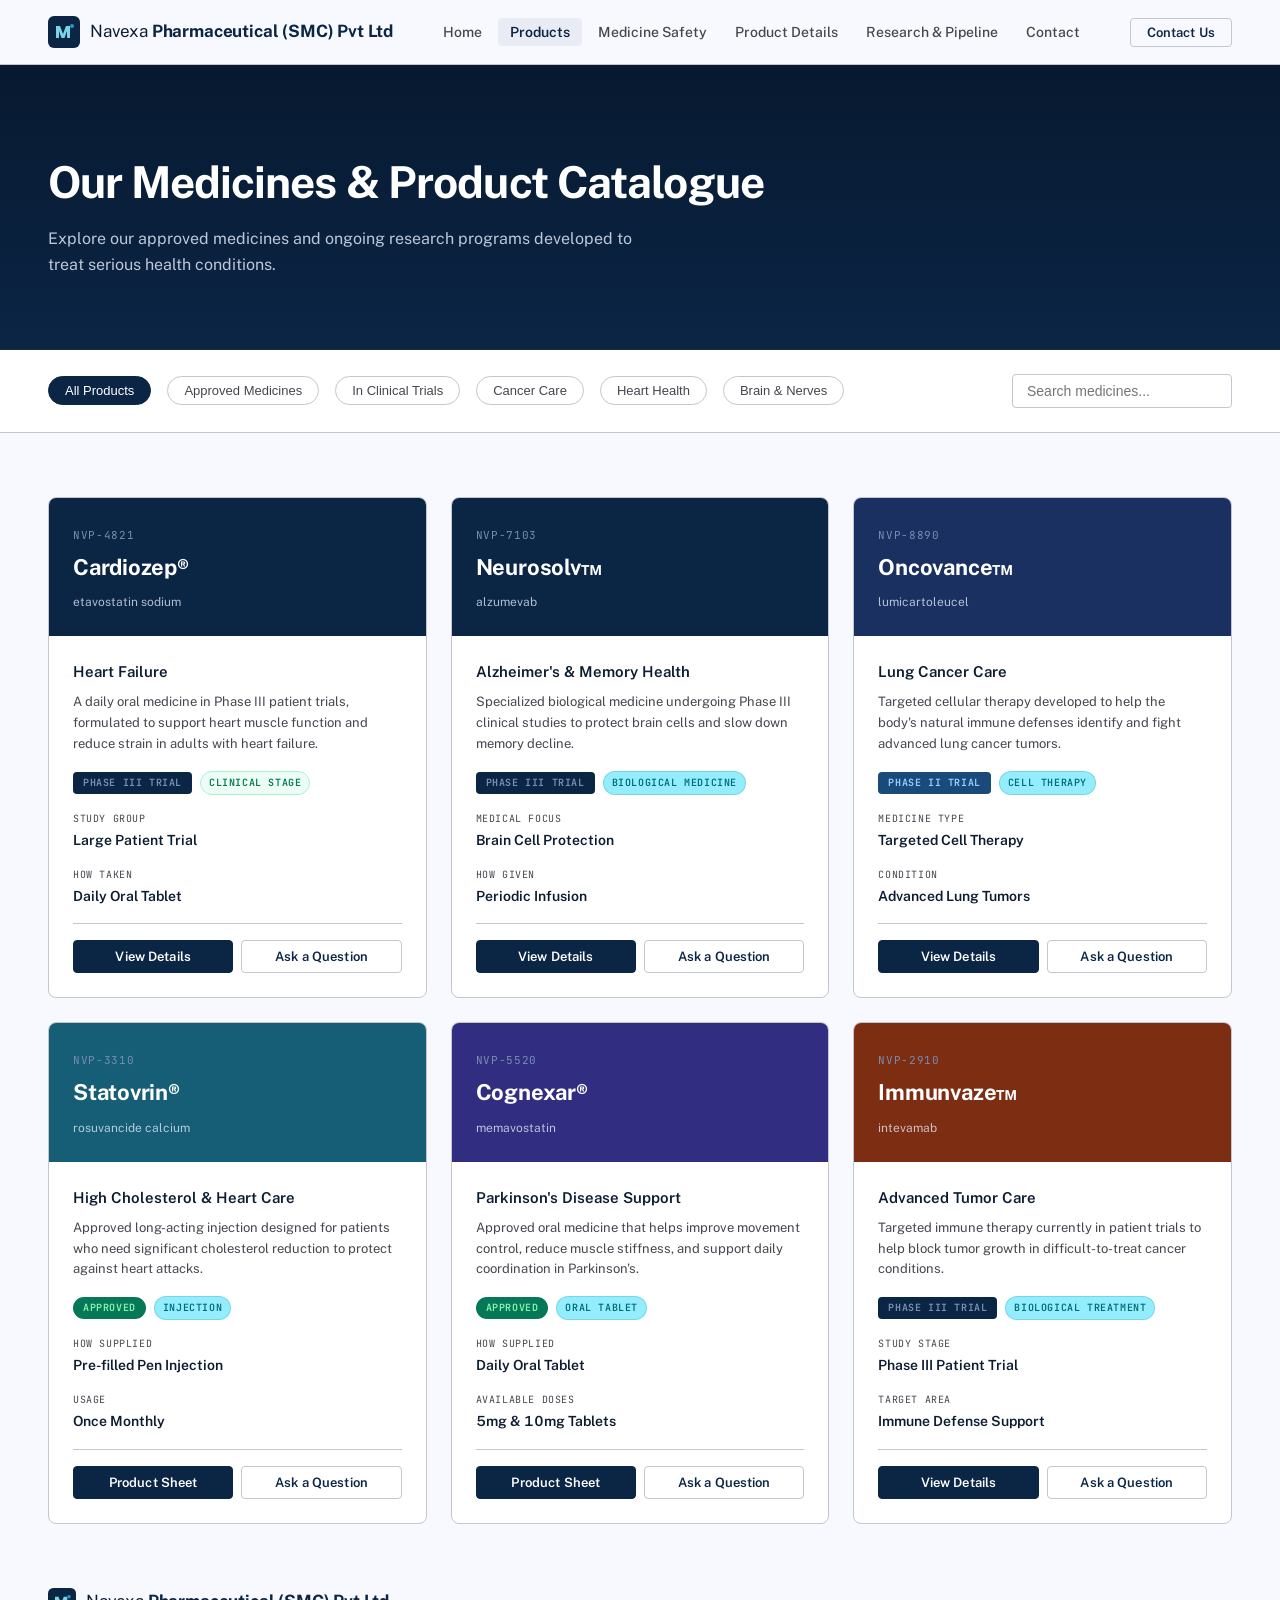
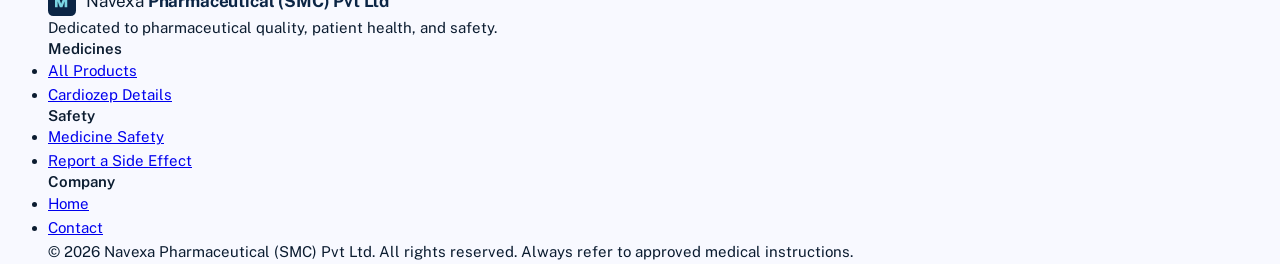
<file: products.html>
<!DOCTYPE html>
<html lang="en">
<head>
  <meta charset="UTF-8" />
  <meta name="viewport" content="width=device-width, initial-scale=1.0" />
  <title>Navexa Pharmaceutical (SMC) Pvt Ltd — Products &amp; Medicines Catalogue</title>
  <meta name="description" content="Explore approved medicines and clinical research treatments from Navexa Pharmaceutical (SMC) Pvt Ltd across key medical specialties." />
  <link rel="preconnect" href="https://fonts.googleapis.com" />
  <link href="https://fonts.googleapis.com/css2?family=Public+Sans:wght@300;400;500;600;700;800&family=JetBrains+Mono:wght@400;500;600;700&display=swap" rel="stylesheet" />
  <link rel="stylesheet" href="css/design-system.css" />
  <style>
    .products-hero { background: linear-gradient(180deg, #071930 0%, #0B2545 100%); padding: 90px 0 70px; border-bottom: 1px solid rgba(119,141,178,0.15); color: #ffffff; }
    .products-hero__title { font-size: clamp(28px, 4vw, 44px); font-weight: 700; letter-spacing: -0.02em; color: #ffffff; margin-bottom: var(--space-md); }
    .products-hero__subtitle { font-size: 16px; color: rgba(234,241,255,0.8); max-width: 620px; line-height: 1.65; }

    .filter-bar { padding: var(--space-lg) 0; background: var(--color-surface-container-lowest); border-bottom: 1px solid var(--color-outline-variant); position: sticky; top: 64px; z-index: 50; }
    .filter-bar__inner { display: flex; align-items: center; gap: var(--space-md); flex-wrap: wrap; }
    .filter-btn { padding: 6px 16px; border: 1px solid var(--color-outline-variant); border-radius: var(--radius-full); font-size: 13px; font-weight: 500; background: none; cursor: pointer; color: var(--color-on-surface-variant); transition: all var(--transition); }
    .filter-btn:hover, .filter-btn.active { background: var(--color-primary-container); color: #fff; border-color: var(--color-primary-container); }
    .filter-search { display: flex; align-items: center; gap: var(--space-sm); margin-left: auto; }
    .filter-search input { padding: 8px 14px; border: 1px solid var(--color-outline-variant); border-radius: var(--radius); font-size: 14px; width: 220px; outline: none; color: var(--color-on-surface); background: var(--color-surface-container-lowest); }
    .filter-search input:focus { border-color: #007A87; box-shadow: 0 0 0 2px rgba(0,122,135,0.12); }

    .products-grid { padding: var(--space-2xl) 0; }
    .product-card { background: var(--color-surface-container-lowest); border: 1px solid var(--color-outline-variant); border-radius: var(--radius-lg); overflow: hidden; transition: box-shadow var(--transition), transform var(--transition); }
    .product-card:hover { box-shadow: var(--shadow-md); transform: translateY(-3px); }
    .product-card__header { background: var(--color-primary-container); padding: var(--space-lg); position: relative; overflow: hidden; }
    .product-card__code { font-family: var(--font-mono); font-size: 11px; color: var(--color-on-primary-container); letter-spacing: 0.06em; position: relative; z-index: 1; }
    .product-card__name { font-size: 22px; font-weight: 700; color: #fff; margin: 4px 0 8px; position: relative; z-index: 1; letter-spacing: -0.01em; }
    .product-card__inn { font-size: 12px; color: rgba(234,241,255,0.75); position: relative; z-index: 1; }
    .product-card__body { padding: var(--space-lg); }
    .product-card__indication { font-size: 15px; font-weight: 600; color: var(--color-on-background); margin-bottom: var(--space-sm); }
    .product-card__desc { font-size: 13px; color: var(--color-on-surface-variant); line-height: 1.6; margin-bottom: var(--space-md); }
    .product-card__meta { display: flex; gap: var(--space-sm); flex-wrap: wrap; align-items: center; margin-bottom: var(--space-md); }
    .product-card__actions { display: flex; gap: var(--space-sm); padding-top: var(--space-md); border-top: 1px solid var(--color-outline-variant); }
    .product-card__actions .btn { flex: 1; justify-content: center; font-size: 13px; padding: 9px 12px; }

    .data-point { display: flex; flex-direction: column; gap: 2px; margin-bottom: var(--space-md); }
    .data-point__label { font-family: var(--font-mono); font-size: 10px; letter-spacing: 0.06em; text-transform: uppercase; color: var(--color-on-surface-variant); }
    .data-point__value { font-size: 14px; font-weight: 600; color: var(--color-on-surface); font-variant-numeric: tabular-nums; }

    @media (max-width: 768px) {
      .products-hero { padding: 60px 0 45px; }
      .products-hero__title { font-size: 28px; }
      .filter-bar__inner { flex-direction: column; align-items: stretch; gap: var(--space-sm); }
      .filter-search { margin-left: 0; width: 100%; }
      .filter-search input { width: 100%; }
      .products-grid { padding: var(--space-lg) 0; }
    }
    @media (max-width: 480px) {
      .products-hero { padding: 50px 0 40px; }
      .products-hero__title { font-size: 24px; }
      .product-card__actions { flex-direction: column; }
    }
  </style>
</head>
<body>
  <!-- Premium Brand Introduction Loader -->
  <div id="brand-loader" class="brand-loader" aria-hidden="true">
    <div class="brand-loader__inner">
      <h1 class="brand-loader__title">NAVEXA</h1>
      <div class="brand-loader__line"></div>
      <p class="brand-loader__descriptor">Pharmaceutical (SMC) Pvt Ltd</p>
    </div>
  </div>

  <nav class="nav" id="main-nav">
    <div class="nav__inner container">
      <a href="index.html" class="nav__logo">
        <svg width="32" height="32" viewBox="0 0 32 32" fill="none"><rect width="32" height="32" rx="6" fill="#0B2545"/><path d="M8 10h4l3 8 3-8h4v12h-3v-7l-2.5 7h-3L11 15v7H8V10z" fill="#7AD4E2"/><circle cx="24" cy="10" r="2" fill="#2993D6"/></svg>
        <span class="nav__brand">Navexa <strong>Pharmaceutical (SMC) Pvt Ltd</strong></span>
      </a>
      <ul class="nav__links" id="nav-links">
        <li><a href="index.html" class="nav__link">Home</a></li>
        <li><a href="products.html" class="nav__link nav__link--active">Products</a></li>
        <li><a href="pharmacovigilance.html" class="nav__link">Medicine Safety</a></li>
        <li><a href="dossier.html" class="nav__link">Product Details</a></li>
        <li><a href="index.html#pipeline" class="nav__link">Research &amp; Pipeline</a></li>
        <li><a href="index.html#contact" class="nav__link">Contact</a></li>
      </ul>
      <div class="nav__actions">
        <a href="index.html#contact" class="btn btn--outline btn--sm">Contact Us</a>
        <button class="nav__hamburger" id="nav-hamburger" aria-label="Open menu" aria-expanded="false"><span></span><span></span><span></span></button>
      </div>
    </div>
  </nav>

  <section class="products-hero">
    <div class="container">
      <h1 class="products-hero__title">Our Medicines &amp; Product Catalogue</h1>
      <p class="products-hero__subtitle">Explore our approved medicines and ongoing research programs developed to treat serious health conditions.</p>
    </div>
  </section>

  <div class="filter-bar">
    <div class="container filter-bar__inner">
      <button class="filter-btn active" data-filter="all">All Products</button>
      <button class="filter-btn" data-filter="approved">Approved Medicines</button>
      <button class="filter-btn" data-filter="phase3">In Clinical Trials</button>
      <button class="filter-btn" data-filter="oncology">Cancer Care</button>
      <button class="filter-btn" data-filter="cardio">Heart Health</button>
      <button class="filter-btn" data-filter="neuro">Brain &amp; Nerves</button>
      <div class="filter-search">
        <input type="search" id="product-search" placeholder="Search medicines..." aria-label="Search medicines" />
      </div>
    </div>
  </div>

  <section class="products-grid">
    <div class="container">
      <div class="grid grid--3col" id="products-grid">

        <div class="product-card" data-category="cardio phase3">
          <div class="product-card__header">
            <span class="product-card__code">NVP-4821</span>
            <div class="product-card__name">Cardiozep&#174;</div>
            <div class="product-card__inn">etavostatin sodium</div>
          </div>
          <div class="product-card__body">
            <div class="product-card__indication">Heart Failure</div>
            <p class="product-card__desc">A daily oral medicine in Phase III patient trials, formulated to support heart muscle function and reduce strain in adults with heart failure.</p>
            <div class="product-card__meta">
              <span class="phase-badge phase-badge--iii">PHASE III TRIAL</span>
              <span class="badge badge--verified">CLINICAL STAGE</span>
            </div>
            <div class="data-point"><span class="data-point__label">Study Group</span><span class="data-point__value">Large Patient Trial</span></div>
            <div class="data-point"><span class="data-point__label">How Taken</span><span class="data-point__value">Daily Oral Tablet</span></div>
            <div class="product-card__actions">
              <a href="dossier.html" class="btn btn--primary">View Details</a>
              <a href="index.html#contact" class="btn btn--outline">Ask a Question</a>
            </div>
          </div>
        </div>

        <div class="product-card" data-category="neuro phase3">
          <div class="product-card__header">
            <span class="product-card__code">NVP-7103</span>
            <div class="product-card__name">Neurosolv&#8482;</div>
            <div class="product-card__inn">alzumevab</div>
          </div>
          <div class="product-card__body">
            <div class="product-card__indication">Alzheimer's &amp; Memory Health</div>
            <p class="product-card__desc">Specialized biological medicine undergoing Phase III clinical studies to protect brain cells and slow down memory decline.</p>
            <div class="product-card__meta">
              <span class="phase-badge phase-badge--iii">PHASE III TRIAL</span>
              <span class="badge badge--modality">Biological Medicine</span>
            </div>
            <div class="data-point"><span class="data-point__label">Medical Focus</span><span class="data-point__value">Brain Cell Protection</span></div>
            <div class="data-point"><span class="data-point__label">How Given</span><span class="data-point__value">Periodic Infusion</span></div>
            <div class="product-card__actions">
              <a href="dossier.html" class="btn btn--primary">View Details</a>
              <a href="index.html#contact" class="btn btn--outline">Ask a Question</a>
            </div>
          </div>
        </div>

        <div class="product-card" data-category="oncology phase3">
          <div class="product-card__header" style="background: #1a3060;">
            <span class="product-card__code">NVP-8890</span>
            <div class="product-card__name">Oncovance&#8482;</div>
            <div class="product-card__inn">lumicartoleucel</div>
          </div>
          <div class="product-card__body">
            <div class="product-card__indication">Lung Cancer Care</div>
            <p class="product-card__desc">Targeted cellular therapy developed to help the body's natural immune defenses identify and fight advanced lung cancer tumors.</p>
            <div class="product-card__meta">
              <span class="phase-badge phase-badge--ii">PHASE II TRIAL</span>
              <span class="badge badge--modality">Cell Therapy</span>
            </div>
            <div class="data-point"><span class="data-point__label">Medicine Type</span><span class="data-point__value">Targeted Cell Therapy</span></div>
            <div class="data-point"><span class="data-point__label">Condition</span><span class="data-point__value">Advanced Lung Tumors</span></div>
            <div class="product-card__actions">
              <a href="dossier.html" class="btn btn--primary">View Details</a>
              <a href="index.html#contact" class="btn btn--outline">Ask a Question</a>
            </div>
          </div>
        </div>

        <div class="product-card" data-category="approved cardio">
          <div class="product-card__header" style="background: #155e75;">
            <span class="product-card__code">NVP-3310</span>
            <div class="product-card__name">Statovrin&#174;</div>
            <div class="product-card__inn">rosuvancide calcium</div>
          </div>
          <div class="product-card__body">
            <div class="product-card__indication">High Cholesterol &amp; Heart Care</div>
            <p class="product-card__desc">Approved long-acting injection designed for patients who need significant cholesterol reduction to protect against heart attacks.</p>
            <div class="product-card__meta">
              <span class="phase-badge" style="background: #047857; color: #86efac; font-family: var(--font-mono); font-size: 10px; font-weight: 700; letter-spacing: 0.06em; padding: 3px 10px; border-radius: 9999px;">APPROVED</span>
              <span class="badge badge--modality">Injection</span>
            </div>
            <div class="data-point"><span class="data-point__label">How Supplied</span><span class="data-point__value">Pre-filled Pen Injection</span></div>
            <div class="data-point"><span class="data-point__label">Usage</span><span class="data-point__value">Once Monthly</span></div>
            <div class="product-card__actions">
              <a href="dossier.html" class="btn btn--primary">Product Sheet</a>
              <a href="index.html#contact" class="btn btn--outline">Ask a Question</a>
            </div>
          </div>
        </div>

        <div class="product-card" data-category="approved neuro">
          <div class="product-card__header" style="background: #312e81;">
            <span class="product-card__code">NVP-5520</span>
            <div class="product-card__name">Cognexar&#174;</div>
            <div class="product-card__inn">memavostatin</div>
          </div>
          <div class="product-card__body">
            <div class="product-card__indication">Parkinson's Disease Support</div>
            <p class="product-card__desc">Approved oral medicine that helps improve movement control, reduce muscle stiffness, and support daily coordination in Parkinson's.</p>
            <div class="product-card__meta">
              <span class="phase-badge" style="background: #047857; color: #86efac; font-family: var(--font-mono); font-size: 10px; font-weight: 700; letter-spacing: 0.06em; padding: 3px 10px; border-radius: 9999px;">APPROVED</span>
              <span class="badge badge--modality">Oral Tablet</span>
            </div>
            <div class="data-point"><span class="data-point__label">How Supplied</span><span class="data-point__value">Daily Oral Tablet</span></div>
            <div class="data-point"><span class="data-point__label">Available Doses</span><span class="data-point__value">5mg &amp; 10mg Tablets</span></div>
            <div class="product-card__actions">
              <a href="dossier.html" class="btn btn--primary">Product Sheet</a>
              <a href="index.html#contact" class="btn btn--outline">Ask a Question</a>
            </div>
          </div>
        </div>

        <div class="product-card" data-category="oncology phase3">
          <div class="product-card__header" style="background: #7c2d12;">
            <span class="product-card__code">NVP-2910</span>
            <div class="product-card__name">Immunvaze&#8482;</div>
            <div class="product-card__inn">intevamab</div>
          </div>
          <div class="product-card__body">
            <div class="product-card__indication">Advanced Tumor Care</div>
            <p class="product-card__desc">Targeted immune therapy currently in patient trials to help block tumor growth in difficult-to-treat cancer conditions.</p>
            <div class="product-card__meta">
              <span class="phase-badge phase-badge--iii">PHASE III TRIAL</span>
              <span class="badge badge--modality">Biological Treatment</span>
            </div>
            <div class="data-point"><span class="data-point__label">Study Stage</span><span class="data-point__value">Phase III Patient Trial</span></div>
            <div class="data-point"><span class="data-point__label">Target Area</span><span class="data-point__value">Immune Defense Support</span></div>
            <div class="product-card__actions">
              <a href="dossier.html" class="btn btn--primary">View Details</a>
              <a href="index.html#contact" class="btn btn--outline">Ask a Question</a>
            </div>
          </div>
        </div>

      </div>
    </div>
  </section>

  <footer class="footer" id="site-footer">
    <div class="container">
      <div class="footer__top">
        <div class="footer__brand">
          <div class="nav__logo"><svg width="28" height="28" viewBox="0 0 32 32" fill="none"><rect width="32" height="32" rx="6" fill="#0B2545"/><path d="M8 10h4l3 8 3-8h4v12h-3v-7l-2.5 7h-3L11 15v7H8V10z" fill="#7AD4E2"/><circle cx="24" cy="10" r="2" fill="#2993D6"/></svg><span class="nav__brand footer__brand-text">Navexa <strong>Pharmaceutical (SMC) Pvt Ltd</strong></span></div>
          <p class="footer__tagline">Dedicated to pharmaceutical quality, patient health, and safety.</p>
        </div>
        <div class="footer__nav-cols">
          <div class="footer__col"><h4 class="footer__col-title">Medicines</h4><ul class="footer__links"><li><a href="products.html">All Products</a></li><li><a href="dossier.html">Cardiozep Details</a></li></ul></div>
          <div class="footer__col"><h4 class="footer__col-title">Safety</h4><ul class="footer__links"><li><a href="pharmacovigilance.html">Medicine Safety</a></li><li><a href="pharmacovigilance.html">Report a Side Effect</a></li></ul></div>
          <div class="footer__col"><h4 class="footer__col-title">Company</h4><ul class="footer__links"><li><a href="index.html">Home</a></li><li><a href="index.html#contact">Contact</a></li></ul></div>
        </div>
      </div>
      <div class="footer__bottom">
        <p class="footer__legal">&copy; 2026 Navexa Pharmaceutical (SMC) Pvt Ltd. All rights reserved. Always refer to approved medical instructions.</p>
      </div>
    </div>
  </footer>

  <script src="js/main.js"></script>
  <script>
    const filterBtns = document.querySelectorAll('.filter-btn');
    const productCards = document.querySelectorAll('.product-card');
    filterBtns.forEach(btn => {
      btn.addEventListener('click', () => {
        filterBtns.forEach(b => b.classList.remove('active'));
        btn.classList.add('active');
        const f = btn.dataset.filter;
        productCards.forEach(card => {
          card.style.display = (f === 'all' || card.dataset.category.includes(f)) ? '' : 'none';
        });
      });
    });
    const searchInput = document.getElementById('product-search');
    if (searchInput) {
      searchInput.addEventListener('input', function() {
        const q = this.value.toLowerCase();
        productCards.forEach(card => {
          card.style.display = card.textContent.toLowerCase().includes(q) ? '' : 'none';
        });
      });
    }
  </script>
</body>
</html>
</file>
<file: css/design-system.css>
/* =====================================================
   Navexa pharmaceutical (SMC) pvt Ltd DESIGN SYSTEM — Clinical Precision & Life Sciences
   Based on Stitch "Clinical Precision & Life Sciences" theme
   Primary: #0B2545 (Navy) | Secondary: #007A87 (Teal) | Tertiary: #2993D6 (Cyan)
   ===================================================== */

/* ── CSS CUSTOM PROPERTIES ── */
:root {
  /* Primary Navy */
  --color-primary: #001026;
  --color-on-primary: #ffffff;
  --color-primary-container: #0b2545;
  --color-on-primary-container: #778db2;

  /* Secondary Teal */
  --color-secondary: #006874;
  --color-on-secondary: #ffffff;
  --color-secondary-container: #94edfc;
  --color-on-secondary-container: #006d79;

  /* Tertiary Cyan */
  --color-tertiary: #00111f;
  --color-on-tertiary: #ffffff;
  --color-tertiary-container: #00273f;
  --color-on-tertiary-container: #2993d6;

  /* Surface */
  --color-surface: #f8f9ff;
  --color-surface-dim: #cbdbf5;
  --color-surface-bright: #f8f9ff;
  --color-surface-container-lowest: #ffffff;
  --color-surface-container-low: #eff4ff;
  --color-surface-container: #e5eeff;
  --color-surface-container-high: #dce9ff;
  --color-surface-container-highest: #d3e4fe;
  --color-on-surface: #0b1c30;
  --color-on-surface-variant: #44474e;
  --color-inverse-surface: #213145;
  --color-inverse-on-surface: #eaf1ff;
  --color-outline: #74777f;
  --color-outline-variant: #c4c6cf;
  --color-background: #f8f9ff;
  --color-on-background: #0b1c30;
  --color-surface-variant: #d3e4fe;

  /* Error */
  --color-error: #ba1a1a;
  --color-error-container: #ffdad6;
  --color-on-error: #ffffff;

  /* Clinical Semantic */
  --color-success: #047857;
  --color-success-bg: #ecfdf5;
  --color-warning: #b45309;
  --color-warning-bg: #fffbeb;

  /* Typography */
  --font-headline: 'Public Sans', system-ui, sans-serif;
  --font-body: 'Public Sans', system-ui, sans-serif;
  --font-mono: 'JetBrains Mono', 'Courier New', monospace;

  /* Spacing */
  --space-xs: 0.25rem;
  --space-sm: 0.5rem;
  --space-md: 1rem;
  --space-lg: 1.5rem;
  --space-xl: 2.5rem;
  --space-2xl: 4rem;
  --gutter: 1.5rem;
  --margin: 3rem;

  /* Border Radius */
  --radius-sm: 0.125rem;
  --radius: 0.25rem;
  --radius-md: 0.375rem;
  --radius-lg: 0.5rem;
  --radius-xl: 0.75rem;
  --radius-full: 9999px;

  /* Shadows */
  --shadow-sm: 0 1px 3px 0 rgba(11,37,69,0.04);
  --shadow-md: 0 4px 16px -2px rgba(11,37,69,0.06), 0 1px 3px 0 rgba(11,37,69,0.04);
  --shadow-lg: 0 20px 32px -4px rgba(11,37,69,0.12), 0 8px 16px -4px rgba(11,37,69,0.06);

  /* Transitions */
  --transition: 200ms cubic-bezier(0.4, 0, 0.2, 1);
  --transition-slow: 350ms cubic-bezier(0.4, 0, 0.2, 1);
}

/* ── RESET & BASE ── */
*, *::before, *::after { box-sizing: border-box; margin: 0; padding: 0; }
html { scroll-behavior: smooth; -webkit-font-smoothing: antialiased; }

body {
  font-family: var(--font-body);
  font-size: 15px;
  line-height: 1.6;
  color: var(--color-on-surface);
  background-color: var(--color-background);
}

/* ── TYPOGRAPHY ── */
h1, h2, h3, h4, h5, h6 {
  font-family: var(--font-headline);
  font-weight: 600;
  line-height: 1.25;
  color: var(--color-on-background);
}

.font-mono { font-family: var(--font-mono); }
.text-xs { font-size: 12px; }
.text-xxs { font-size: 11px; }

/* ── CONTAINER ── */
.container {
  width: 100%;
  max-width: 1280px;
  margin: 0 auto;
  padding: 0 var(--margin);
}
@media (max-width: 768px) { .container { padding: 0 1.25rem; } }

/* ── GRID ── */
.grid { display: grid; gap: var(--gutter); }
.grid--3col { grid-template-columns: repeat(3, 1fr); }
.grid--2col { grid-template-columns: repeat(2, 1fr); }
@media (max-width: 1024px) { .grid--3col { grid-template-columns: repeat(2, 1fr); } }
@media (max-width: 640px) { .grid--3col, .grid--2col { grid-template-columns: 1fr; } }

/* ── SECTIONS ── */
.section {
  padding: var(--space-2xl) 0;
  background: var(--color-surface-container-lowest);
}
.section--alt { background: var(--color-surface-container-low); }
.section--navy {
  background: var(--color-primary-container);
  color: var(--color-inverse-on-surface);
}

.section__header {
  text-align: center;
  margin-bottom: var(--space-xl);
  max-width: 720px;
  margin-left: auto;
  margin-right: auto;
}
.section__title {
  font-size: 32px;
  font-weight: 600;
  letter-spacing: -0.015em;
  color: var(--color-on-background);
  margin-bottom: var(--space-md);
}
.section__subtitle {
  font-size: 16px;
  color: var(--color-on-surface-variant);
  line-height: 1.6;
}

/* ── SECTION LABEL ── */
.section-label {
  display: inline-block;
  font-family: var(--font-mono);
  font-size: 11px;
  font-weight: 600;
  letter-spacing: 0.08em;
  text-transform: uppercase;
  color: var(--color-on-secondary-container);
  background: var(--color-secondary-container);
  padding: 3px 10px;
  border-radius: var(--radius-full);
  margin-bottom: var(--space-md);
}
.section-label--light {
  color: var(--color-on-primary-container);
  background: rgba(119,141,178,0.15);
}

/* ── BUTTONS ── */
.btn {
  display: inline-flex;
  align-items: center;
  gap: 8px;
  padding: 10px 24px;
  font-family: var(--font-body);
  font-size: 14px;
  font-weight: 600;
  line-height: 1;
  border-radius: var(--radius);
  border: 1px solid transparent;
  cursor: pointer;
  text-decoration: none;
  transition: background var(--transition), color var(--transition), border-color var(--transition), box-shadow var(--transition);
  white-space: nowrap;
  letter-spacing: 0.01em;
}
.btn:focus-visible { outline: 2px solid var(--color-secondary); outline-offset: 2px; }

.btn--primary { background: var(--color-primary-container); color: var(--color-on-primary); border-color: var(--color-primary-container); }
.btn--primary:hover { background: #163A63; border-color: #163A63; }
.btn--primary:active { background: #06162B; }

.btn--teal { background: #007A87; color: #ffffff; border-color: #007A87; }
.btn--teal:hover { background: #006874; }

.btn--outline { background: transparent; color: var(--color-primary-container); border-color: var(--color-outline-variant); }
.btn--outline:hover { background: var(--color-surface-container-low); border-color: var(--color-outline); }

.btn--sm { padding: 7px 16px; font-size: 13px; }
.btn--lg { padding: 13px 28px; font-size: 15px; }
.btn--full { width: 100%; justify-content: center; }

/* ── BADGES ── */
.badge {
  display: inline-flex;
  align-items: center;
  gap: 4px;
  font-family: var(--font-mono);
  font-size: 10px;
  font-weight: 600;
  letter-spacing: 0.06em;
  text-transform: uppercase;
  padding: 3px 8px;
  border-radius: var(--radius-full);
  white-space: nowrap;
}
.badge--phase {
  background: var(--color-surface-container-high);
  color: var(--color-primary-container);
  border: 1px solid var(--color-outline-variant);
}
.badge--verified {
  background: var(--color-success-bg);
  color: var(--color-success);
  border: 1px solid #a7f3d0;
}
.badge--modality {
  background: var(--color-secondary-container);
  color: var(--color-on-secondary-container);
  border: 1px solid rgba(0,122,135,0.2);
}
.badge__separator { color: var(--color-outline); font-size: 12px; }

/* ── PHASE BADGES ── */
.phase-badge {
  display: inline-flex;
  font-family: var(--font-mono);
  font-size: 10px;
  font-weight: 700;
  letter-spacing: 0.06em;
  text-transform: uppercase;
  padding: 3px 10px;
  border-radius: var(--radius);
}
.phase-badge--iii { background: var(--color-primary-container); color: var(--color-on-primary-container); }
.phase-badge--ii { background: #1a4a7a; color: #93ccff; }
.phase-badge--i { background: var(--color-surface-container-high); color: var(--color-on-surface-variant); border: 1px solid var(--color-outline-variant); }
.phase-badge--fda { background: var(--color-success-bg); color: var(--color-success); border: 1px solid #a7f3d0; }

/* ── STATUS DOTS ── */
.status-dot {
  display: inline-block;
  width: 7px;
  height: 7px;
  border-radius: 50%;
}
.status-dot--active { background: #047857; box-shadow: 0 0 0 2px rgba(4,120,87,0.2); animation: pulse-green 2s infinite; }
.status-dot--pending { background: #b45309; }
.status-dot--inactive { background: var(--color-outline); }

@keyframes pulse-green {
  0%, 100% { box-shadow: 0 0 0 2px rgba(4,120,87,0.2); }
  50% { box-shadow: 0 0 0 4px rgba(4,120,87,0.1); }
}

/* ── CARDS ── */
.info-card {
  background: var(--color-surface-container-lowest);
  border: 1px solid var(--color-outline-variant);
  border-radius: var(--radius-lg);
  padding: var(--space-xl);
  transition: box-shadow var(--transition), border-color var(--transition);
}
.info-card:hover { box-shadow: var(--shadow-md); border-color: var(--color-outline); }

.info-card__icon {
  width: 44px; height: 44px;
  display: flex; align-items: center; justify-content: center;
  background: var(--color-surface-container);
  border-radius: var(--radius-lg);
  color: var(--color-on-secondary-container);
  margin-bottom: var(--space-md);
}

.info-card__title {
  font-size: 16px;
  font-weight: 600;
  color: var(--color-on-background);
  margin-bottom: var(--space-sm);
}
.info-card__desc {
  font-size: 14px;
  color: var(--color-on-surface-variant);
  line-height: 1.65;
  margin-bottom: var(--space-md);
}

/* ── COMPLIANCE LIST ── */
.compliance-list { list-style: none; display: flex; flex-direction: column; gap: 6px; }
.compliance-list li {
  display: flex;
  align-items: center;
  gap: 8px;
  font-family: var(--font-mono);
  font-size: 11px;
  letter-spacing: 0.02em;
  color: var(--color-on-surface-variant);
}
.compliance-dot {
  flex-shrink: 0;
  width: 6px; height: 6px;
  border-radius: 50%;
  background: #007A87;
}

/* ── FORMS ── */
.form-group { display: flex; flex-direction: column; gap: 6px; }
.form-label {
  font-size: 13px;
  font-weight: 600;
  color: var(--color-on-surface);
  letter-spacing: 0.01em;
}
.form-input {
  width: 100%;
  padding: 10px 14px;
  border: 1px solid var(--color-outline-variant);
  border-radius: var(--radius);
  background: var(--color-surface-container-lowest);
  color: var(--color-on-surface);
  font-family: var(--font-body);
  font-size: 14px;
  transition: border-color var(--transition), box-shadow var(--transition);
  outline: none;
}
.form-input::placeholder { color: var(--color-outline); }
.form-input:focus { border-color: #007A87; box-shadow: 0 0 0 3px rgba(0,122,135,0.15); }
.form-textarea { resize: vertical; min-height: 100px; }
.form-select { cursor: pointer; }
.form-disclaimer { font-size: 11px; color: var(--color-on-surface-variant); margin-top: var(--space-sm); line-height: 1.5; }

/* ── NAV ── */
.nav {
  position: sticky;
  top: 0;
  z-index: 100;
  background: rgba(248,249,255,0.95);
  backdrop-filter: blur(12px);
  -webkit-backdrop-filter: blur(12px);
  border-bottom: 1px solid var(--color-outline-variant);
  transition: box-shadow var(--transition);
}
.nav.scrolled { box-shadow: var(--shadow-md); }

.nav__inner {
  display: flex;
  align-items: center;
  justify-content: space-between;
  height: 64px;
  gap: var(--space-md);
}

.nav__logo {
  display: flex;
  align-items: center;
  gap: 10px;
  text-decoration: none;
  flex-shrink: 0;
}
.nav__brand {
  font-family: var(--font-headline);
  font-size: 17px;
  font-weight: 400;
  color: var(--color-on-background);
  letter-spacing: -0.01em;
  white-space: nowrap;
}
.nav__brand strong { font-weight: 700; color: var(--color-primary-container); }

.nav__links {
  display: flex;
  align-items: center;
  gap: var(--space-xs);
  list-style: none;
}
.nav__link {
  text-decoration: none;
  font-size: 14px;
  font-weight: 500;
  color: var(--color-on-surface-variant);
  padding: 6px 12px;
  border-radius: var(--radius);
  transition: background var(--transition), color var(--transition);
  white-space: nowrap;
}
.nav__link:hover { background: var(--color-surface-container); color: var(--color-on-surface); }
.nav__link--active { color: var(--color-primary-container); font-weight: 600; background: rgba(11,37,69,0.06); }

.nav__actions { display: flex; align-items: center; gap: var(--space-sm); flex-shrink: 0; }

.nav__hamburger {
  display: none;
  flex-direction: column;
  justify-content: center;
  align-items: center;
  gap: 5px;
  width: 40px;
  height: 40px;
  padding: 8px;
  border: 1px solid var(--color-outline-variant);
  border-radius: var(--radius);
  background: var(--color-surface-container-lowest);
  cursor: pointer;
  transition: background var(--transition), border-color var(--transition);
}
.nav__hamburger:hover {
  background: var(--color-surface-container);
  border-color: var(--color-outline);
}
.nav__hamburger span {
  display: block;
  width: 20px;
  height: 2px;
  background: var(--color-on-surface);
  border-radius: 2px;
  transition: transform 0.25s ease, opacity 0.25s ease;
}

@media (max-width: 900px) {
  .nav__links {
    display: none;
    position: fixed;
    top: 64px;
    left: 0;
    right: 0;
    bottom: 0;
    background: #ffffff;
    flex-direction: column;
    padding: var(--space-lg) var(--space-md);
    gap: 8px;
    border-top: 1px solid var(--color-outline-variant);
    overflow-y: auto;
    z-index: 99;
  }
  .nav__links.nav__links--open {
    display: flex;
    animation: fadeInMenu 0.2s ease-out;
  }
  @keyframes fadeInMenu {
    from { opacity: 0; transform: translateY(-8px); }
    to { opacity: 1; transform: translateY(0); }
  }
  .nav__link {
    font-size: 16px;
    padding: 12px 16px;
    width: 100%;
    display: block;
    border-radius: var(--radius);
  }
  .nav__hamburger { display: flex; }
  .nav__hamburger[aria-expanded="true"] span:nth-child(1) {
    transform: translateY(7px) rotate(45deg);
  }
  .nav__hamburger[aria-expanded="true"] span:nth-child(2) {
    opacity: 0;
  }
  .nav__hamburger[aria-expanded="true"] span:nth-child(3) {
    transform: translateY(-7px) rotate(-45deg);
  }
}

@media (max-width: 480px) {
  .nav__brand { font-size: 14px; }
  .nav__actions .btn { padding: 6px 12px; font-size: 12px; }
  .container { padding: 0 1rem; }
}

/* ── NEWS CARD ── */
.news-card {
  background: var(--color-surface-container-lowest);
  border: 1px solid var(--color-outline-variant);
  border-radius: var(--radius-lg);
  padding: var(--space-lg);
  transition: box-shadow var(--transition), transform var(--transition);
}
.news-card:hover { box-shadow: var(--shadow-md); transform: translateY(-2px); }
.news-card__meta { display: flex; align-items: center; gap: var(--space-sm); margin-bottom: var(--space-md); }
.news-card__title { font-size: 16px; font-weight: 600; color: var(--color-on-background); margin-bottom: var(--space-sm); line-height: 1.4; }
.news-card__excerpt { font-size: 14px; color: var(--color-on-surface-variant); line-height: 1.6; margin-bottom: var(--space-md); }
.news-card__link { font-size: 13px; font-weight: 600; color: var(--color-on-secondary-container); text-decoration: none; }
.news-card__link:hover { color: var(--color-primary-container); }

/* ── BRAND LOADER (PREMIUM CORPORATE ANIMATION) ── */
.brand-loader {
  position: fixed;
  inset: 0;
  z-index: 999999;
  background: #ffffff;
  display: flex;
  align-items: center;
  justify-content: center;
  pointer-events: all;
  opacity: 1;
  visibility: visible;
  transition: opacity 0.4s cubic-bezier(0.4, 0, 0.2, 1), visibility 0.4s ease;
}

.brand-loader--hidden {
  opacity: 0 !important;
  visibility: hidden !important;
  pointer-events: none !important;
}

.brand-loader__inner {
  display: flex;
  flex-direction: column;
  align-items: center;
  text-align: center;
  padding: 0 1.5rem;
  max-width: 90vw;
}

.brand-loader__title {
  font-family: var(--font-headline);
  font-size: clamp(28px, 4.5vw, 42px);
  font-weight: 700;
  color: #0B2545;
  letter-spacing: 0.14em;
  margin: 0;
  line-height: 1.2;
  opacity: 0;
  transform: translateY(6px);
  animation: brandLoaderTitle 0.65s cubic-bezier(0.16, 1, 0.3, 1) 0.15s forwards;
}

.brand-loader__line {
  height: 1.5px;
  background: #007A87;
  width: 0;
  opacity: 0;
  margin: 14px auto 12px;
  animation: brandLoaderLine 0.45s cubic-bezier(0.16, 1, 0.3, 1) 0.65s forwards;
}

.brand-loader__descriptor {
  font-family: var(--font-body);
  font-size: clamp(12px, 1.8vw, 14px);
  font-weight: 500;
  color: #555962;
  letter-spacing: 0.05em;
  margin: 0;
  opacity: 0;
  transform: translateY(4px);
  animation: brandLoaderDesc 0.35s ease-out 1.0s forwards;
}

@keyframes brandLoaderTitle {
  0% {
    opacity: 0;
    transform: translateY(6px);
    letter-spacing: 0.18em;
  }
  100% {
    opacity: 1;
    transform: translateY(0);
    letter-spacing: 0.08em;
  }
}

@keyframes brandLoaderLine {
  0% {
    width: 0;
    opacity: 0;
  }
  100% {
    width: 140px;
    opacity: 1;
  }
}

@keyframes brandLoaderDesc {
  0% {
    opacity: 0;
    transform: translateY(4px);
  }
  100% {
    opacity: 1;
    transform: translateY(0);
  }
}

@media (prefers-reduced-motion: reduce) {
  .brand-loader__title,
  .brand-loader__line,
  .brand-loader__descriptor {
    animation: none !important;
    opacity: 1 !important;
    transform: none !important;
  }
  .brand-loader__line {
    width: 140px !important;
  }
}
</file>
<file: css/homepage.css>
/* =====================================================
   Navexa pharmaceutical (SMC) pvt Ltd HOMEPAGE STYLES
   ===================================================== */

/* ── HERO ── */
.hero {
  position: relative;
  background: linear-gradient(180deg, #071930 0%, #0B2545 100%);
  color: var(--color-inverse-on-surface);
  padding: 100px 0 80px;
  border-bottom: 1px solid rgba(119,141,178,0.15);
}

.hero__inner {
  position: relative;
  z-index: 1;
  display: flex;
  flex-direction: column;
  gap: var(--space-lg);
}

.hero__headline {
  font-size: clamp(32px, 5vw, 50px);
  font-weight: 700;
  line-height: 1.18;
  letter-spacing: -0.025em;
  color: var(--color-inverse-on-surface);
  max-width: 720px;
}
.hero__headline-accent {
  color: #7AD4E2;
}

.hero__subtext {
  font-size: 17px;
  line-height: 1.7;
  color: rgba(234,241,255,0.8);
  max-width: 620px;
}

.hero__actions {
  display: flex;
  gap: var(--space-md);
  flex-wrap: wrap;
  align-items: center;
}

.hero .btn--primary {
  background: var(--color-on-secondary-container);
  color: #ffffff;
  border-color: var(--color-on-secondary-container);
}
.hero .btn--primary:hover { background: #008796; }

.hero .btn--outline {
  border-color: rgba(119,141,178,0.4);
  color: var(--color-inverse-on-surface);
}
.hero .btn--outline:hover { background: rgba(255,255,255,0.07); }

/* ── HERO PILLARS ── */
.hero__pillars {
  display: grid;
  grid-template-columns: repeat(auto-fit, minmax(220px, 1fr));
  gap: var(--space-lg);
  margin-top: var(--space-lg);
  padding-top: var(--space-lg);
  border-top: 1px solid rgba(119,141,178,0.2);
}
.pillar-item {
  display: flex;
  flex-direction: column;
  gap: 6px;
}
.pillar-item__title {
  font-size: 15px;
  font-weight: 600;
  color: #ffffff;
  letter-spacing: -0.01em;
}
.pillar-item__desc {
  font-size: 13px;
  line-height: 1.55;
  color: rgba(234,241,255,0.7);
}

/* ── THERAPEUTIC CARDS ── */
.therapeutic-card {
  display: flex;
  flex-direction: column;
  gap: var(--space-sm);
  background: var(--color-surface-container-lowest);
  border: 1px solid var(--color-outline-variant);
  border-radius: var(--radius-lg);
  padding: var(--space-xl);
  text-decoration: none;
  color: inherit;
  transition: box-shadow var(--transition), border-color var(--transition), transform var(--transition);
}
.therapeutic-card:hover {
  box-shadow: var(--shadow-md);
  border-color: var(--color-on-secondary-container);
  transform: translateY(-3px);
}

.therapeutic-card__icon {
  width: 52px; height: 52px;
  display: flex; align-items: center; justify-content: center;
  border-radius: var(--radius-lg);
  margin-bottom: var(--space-xs);
}
.therapeutic-card__icon--oncology { background: rgba(186,26,26,0.08); color: #b91c1c; }
.therapeutic-card__icon--cardiology { background: rgba(180,83,9,0.08); color: #b45309; }
.therapeutic-card__icon--neurology { background: rgba(41,147,214,0.1); color: #2993D6; }
.therapeutic-card__icon--immunology { background: rgba(0,122,135,0.1); color: #007A87; }
.therapeutic-card__icon--rare { background: rgba(124,92,252,0.08); color: #7c3aed; }
.therapeutic-card__icon--infectious { background: rgba(4,120,87,0.08); color: #047857; }

.therapeutic-card__title {
  font-size: 18px;
  font-weight: 600;
  color: var(--color-on-background);
}
.therapeutic-card__desc {
  font-size: 14px;
  color: var(--color-on-surface-variant);
  line-height: 1.6;
  flex: 1;
}
.therapeutic-card__meta { margin-top: auto; padding-top: var(--space-md); }

/* ── PIPELINE TABLE ── */
.pipeline-table-wrapper {
  border: 1px solid var(--color-outline-variant);
  border-radius: var(--radius-lg);
  overflow: auto;
  background: var(--color-surface-container-lowest);
  box-shadow: var(--shadow-sm);
}

.pipeline-table {
  width: 100%;
  border-collapse: collapse;
  font-size: 14px;
}

.pipeline-table thead tr {
  background: var(--color-surface-container-low);
  border-bottom: 1.5px solid var(--color-outline-variant);
}

.pipeline-table th {
  padding: 12px 16px;
  text-align: left;
  font-family: var(--font-mono);
  font-size: 11px;
  font-weight: 600;
  letter-spacing: 0.06em;
  text-transform: uppercase;
  color: var(--color-on-surface-variant);
  white-space: nowrap;
}

.pipeline-table td {
  padding: 14px 16px;
  border-bottom: 1px solid var(--color-outline-variant);
  color: var(--color-on-surface);
  vertical-align: middle;
}

.pipeline-table tbody tr:nth-child(even) { background: var(--color-surface-container-lowest); }
.pipeline-table tbody tr:nth-child(odd) { background: var(--color-surface); }
.pipeline-table tbody tr:last-child td { border-bottom: none; }
.pipeline-table tbody tr:hover { background: var(--color-surface-container); }

.pipeline-table__program { display: flex; flex-direction: column; gap: 2px; }
.program-code { font-family: var(--font-mono); font-size: 12px; color: var(--color-on-surface-variant); }
.program-name { font-weight: 600; color: var(--color-primary-container); font-size: 14px; }

.pipeline-table-footer {
  display: flex;
  align-items: center;
  justify-content: space-between;
  margin-top: var(--space-lg);
  gap: var(--space-md);
  flex-wrap: wrap;
}
.pipeline-disclaimer { font-size: 12px; color: var(--color-on-surface-variant); font-family: var(--font-mono); }

/* ── FEATURED DRUG ── */
.featured-drug__inner {
  display: grid;
  grid-template-columns: 1fr auto;
  gap: var(--space-2xl);
  align-items: center;
}

.featured-drug__title {
  font-size: clamp(28px, 4vw, 40px);
  font-weight: 700;
  letter-spacing: -0.02em;
  color: var(--color-inverse-on-surface);
  margin-bottom: var(--space-sm);
  line-height: 1.2;
}
.featured-drug__inn {
  font-size: 18px;
  font-weight: 400;
  color: var(--color-on-primary-container);
  display: block;
}

.featured-drug__phase { display: flex; gap: var(--space-sm); flex-wrap: wrap; margin-bottom: var(--space-lg); }

.featured-drug__desc {
  font-size: 16px;
  line-height: 1.7;
  color: rgba(234,241,255,0.8);
  max-width: 560px;
  margin-bottom: var(--space-xl);
}

.trial-metrics {
  display: flex;
  gap: var(--space-xl);
  margin-bottom: var(--space-xl);
  flex-wrap: wrap;
}
.trial-metric { display: flex; flex-direction: column; gap: 4px; }
.trial-metric__value {
  font-family: var(--font-mono);
  font-size: 32px;
  font-weight: 700;
  color: var(--color-inverse-on-surface);
  letter-spacing: -0.02em;
  font-variant-numeric: tabular-nums;
}
.trial-metric__label { font-size: 12px; color: var(--color-on-primary-container); letter-spacing: 0.04em; text-transform: uppercase; }

/* ── MOLECULE CARD ── */
.molecule-card {
  background: rgba(11,25,45,0.6);
  border: 1px solid rgba(119,141,178,0.25);
  border-radius: var(--radius-xl);
  padding: var(--space-lg);
  width: 300px;
  backdrop-filter: blur(8px);
  box-shadow: 0 20px 40px rgba(0,0,0,0.3);
}

.molecule-card__header {
  display: flex;
  align-items: center;
  justify-content: space-between;
  margin-bottom: var(--space-md);
  padding-bottom: var(--space-sm);
  border-bottom: 1px solid rgba(119,141,178,0.15);
  font-family: var(--font-mono);
  font-size: 10px;
  letter-spacing: 0.06em;
  color: var(--color-on-primary-container);
}

.molecule-svg {
  width: 100%;
  height: auto;
  display: block;
}

.molecule-card__footer {
  display: flex;
  align-items: center;
  justify-content: space-between;
  margin-top: var(--space-md);
  padding-top: var(--space-sm);
  border-top: 1px solid rgba(119,141,178,0.15);
}
.molecule-card__footer .text-xxs {
  font-family: var(--font-mono);
  color: var(--color-on-primary-container);
  font-size: 10px;
}

/* ── CONTACT ── */
.contact-grid {
  display: grid;
  grid-template-columns: 1fr 1.2fr;
  gap: var(--space-2xl);
  align-items: start;
}

.contact-info__title {
  font-size: 32px;
  font-weight: 700;
  letter-spacing: -0.015em;
  color: var(--color-on-background);
  margin-bottom: var(--space-md);
}
.contact-info__desc {
  font-size: 15px;
  color: var(--color-on-surface-variant);
  line-height: 1.6;
  margin-bottom: var(--space-xl);
}

.contact-channels { display: flex; flex-direction: column; gap: var(--space-md); }
.contact-channel {
  display: flex;
  gap: var(--space-md);
  align-items: flex-start;
}
.contact-channel svg { flex-shrink: 0; margin-top: 2px; color: var(--color-on-secondary-container); }
.contact-channel__label { display: block; font-size: 11px; font-family: var(--font-mono); letter-spacing: 0.06em; text-transform: uppercase; color: var(--color-on-surface-variant); margin-bottom: 2px; }
.contact-channel__value { display: block; font-size: 14px; color: var(--color-on-surface); font-weight: 500; }

.contact-form {
  background: var(--color-surface-container-lowest);
  border: 1px solid var(--color-outline-variant);
  border-radius: var(--radius-xl);
  padding: var(--space-xl);
  display: flex;
  flex-direction: column;
  gap: var(--space-md);
  box-shadow: var(--shadow-sm);
}

/* ── FOOTER ── */
.footer {
  background: var(--color-inverse-surface);
  color: var(--color-inverse-on-surface);
  padding: var(--space-2xl) 0 0;
}

.footer__top {
  display: grid;
  grid-template-columns: 280px 1fr;
  gap: var(--space-2xl);
  padding-bottom: var(--space-2xl);
  border-bottom: 1px solid rgba(119,141,178,0.15);
}

.footer__brand-text { color: var(--color-inverse-on-surface) !important; }
.footer__brand-text strong { color: var(--color-on-primary-container) !important; }

.footer__tagline {
  font-size: 13px;
  color: rgba(234,241,255,0.6);
  line-height: 1.6;
  margin-top: var(--space-md);
}

.footer__nav-cols {
  display: grid;
  grid-template-columns: repeat(4, 1fr);
  gap: var(--space-lg);
}

.footer__col-title {
  font-family: var(--font-mono);
  font-size: 11px;
  font-weight: 600;
  letter-spacing: 0.08em;
  text-transform: uppercase;
  color: var(--color-on-primary-container);
  margin-bottom: var(--space-md);
}
.footer__links { list-style: none; display: flex; flex-direction: column; gap: 8px; }
.footer__links a {
  text-decoration: none;
  font-size: 14px;
  color: rgba(234,241,255,0.65);
  transition: color var(--transition);
}
.footer__links a:hover { color: var(--color-inverse-on-surface); }

.footer__bottom {
  display: flex;
  align-items: center;
  justify-content: space-between;
  gap: var(--space-lg);
  padding: var(--space-lg) 0;
  flex-wrap: wrap;
}
.footer__legal { font-size: 12px; color: rgba(234,241,255,0.4); line-height: 1.6; max-width: 700px; }
.footer__certifications { display: flex; gap: var(--space-sm); flex-wrap: wrap; }
.footer__certifications .badge--phase {
  background: rgba(119,141,178,0.1);
  color: var(--color-on-primary-container);
  border-color: rgba(119,141,178,0.2);
}

/* ── RESPONSIVE ── */
@media (max-width: 1024px) {
  .featured-drug__inner { grid-template-columns: 1fr; }
  .molecule-card { width: 100%; max-width: 380px; }
  .contact-grid { grid-template-columns: 1fr; }
  .footer__top { grid-template-columns: 1fr; gap: var(--space-xl); }
  .footer__nav-cols { grid-template-columns: repeat(2, 1fr); }
}

@media (max-width: 768px) {
  .hero { padding: 60px 0 50px; }
  .hero__headline { font-size: 30px; line-height: 1.25; }
  .hero__subtext { font-size: 15px; line-height: 1.6; }
  .hero__pillars { grid-template-columns: 1fr; gap: var(--space-md); margin-top: var(--space-md); padding-top: var(--space-md); }
  .pipeline-table { min-width: 580px; }
  .pipeline-table-wrapper { -webkit-overflow-scrolling: touch; }
  .pipeline-table-footer { flex-direction: column; align-items: flex-start; gap: var(--space-sm); }
  .trial-metrics { gap: var(--space-lg); }
  .trial-metric__value { font-size: 26px; }
  .contact-info__title { font-size: 26px; }
  .contact-form { padding: var(--space-lg); }
}

@media (max-width: 480px) {
  .hero { padding: 50px 0 40px; }
  .hero__headline { font-size: 24px; line-height: 1.25; }
  .hero__actions { flex-direction: column; width: 100%; gap: var(--space-sm); }
  .hero__actions .btn { width: 100%; justify-content: center; }
  .featured-drug__title { font-size: 24px; }
  .featured-drug__inn { font-size: 15px; }
  .trial-metrics { flex-direction: column; gap: var(--space-md); }
  .footer__nav-cols { grid-template-columns: 1fr; gap: var(--space-lg); }
  .footer__bottom { flex-direction: column; align-items: flex-start; gap: var(--space-sm); }
}
</file>
